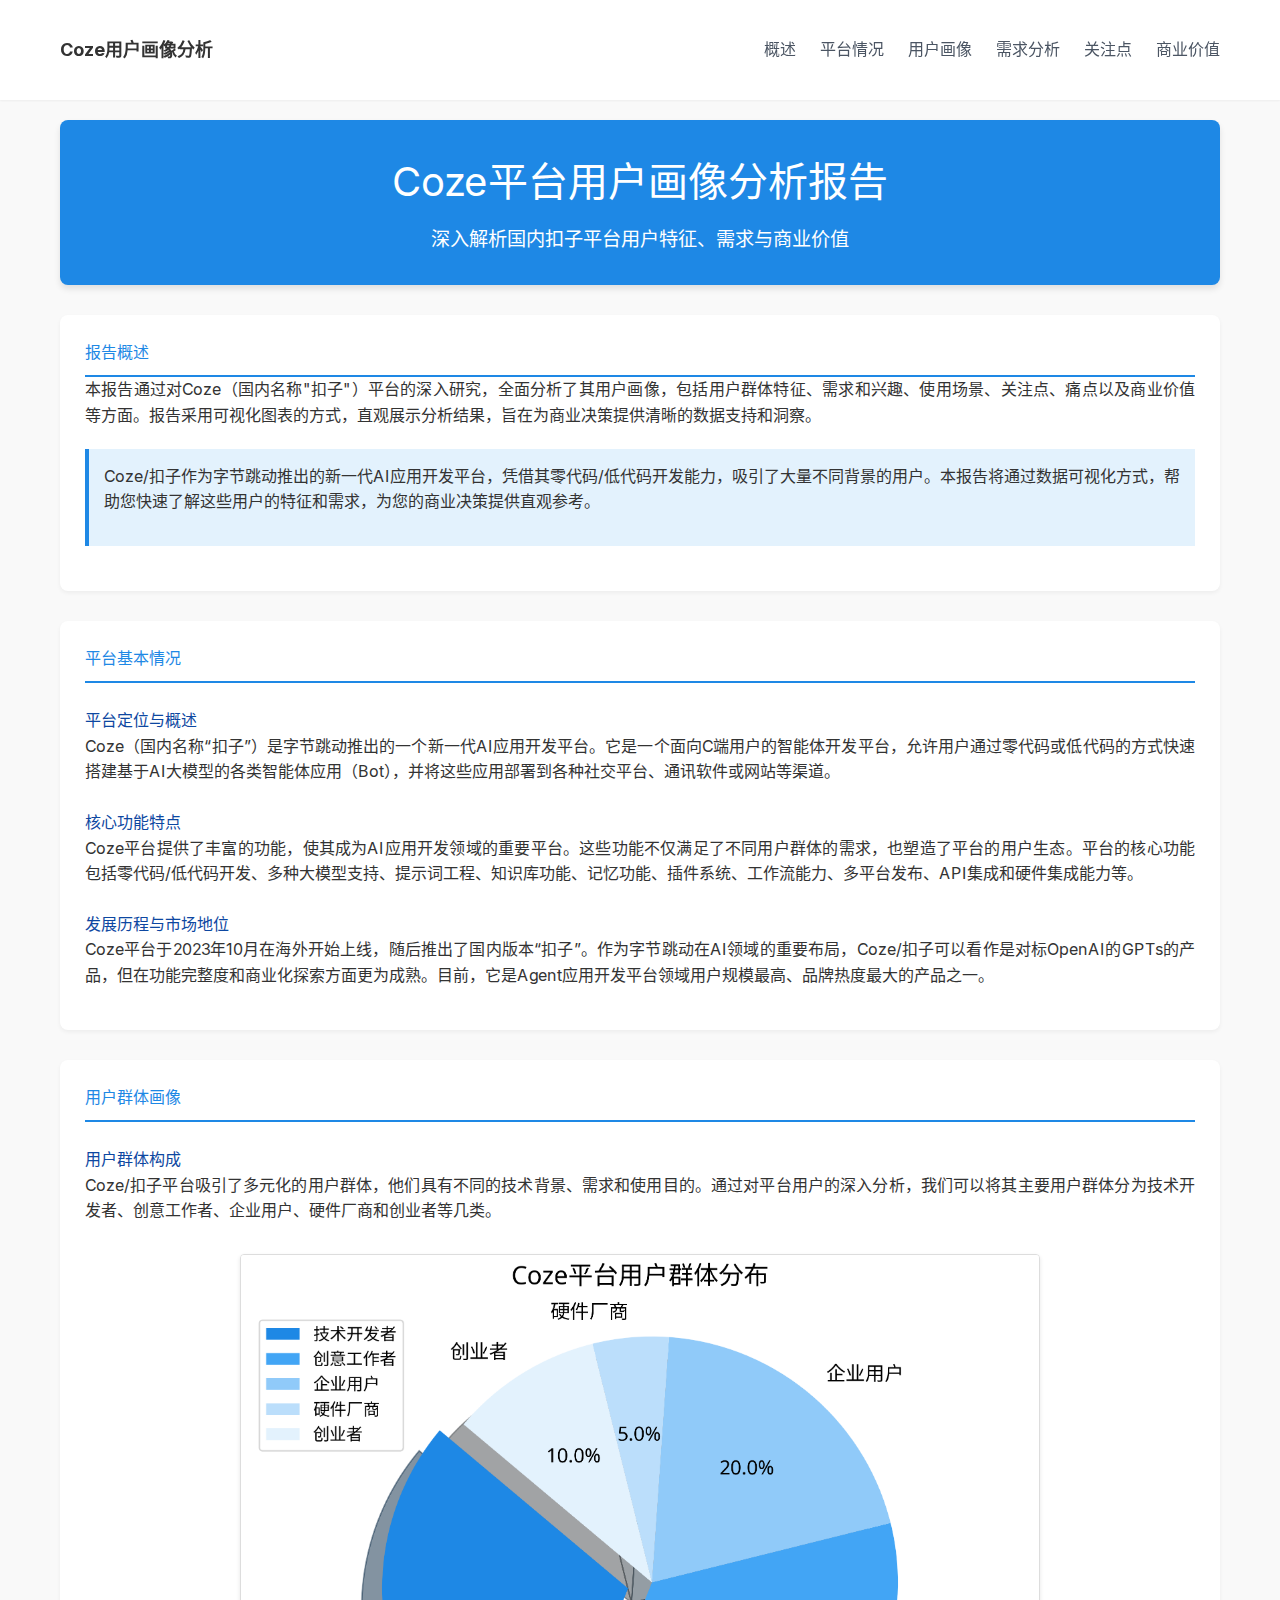
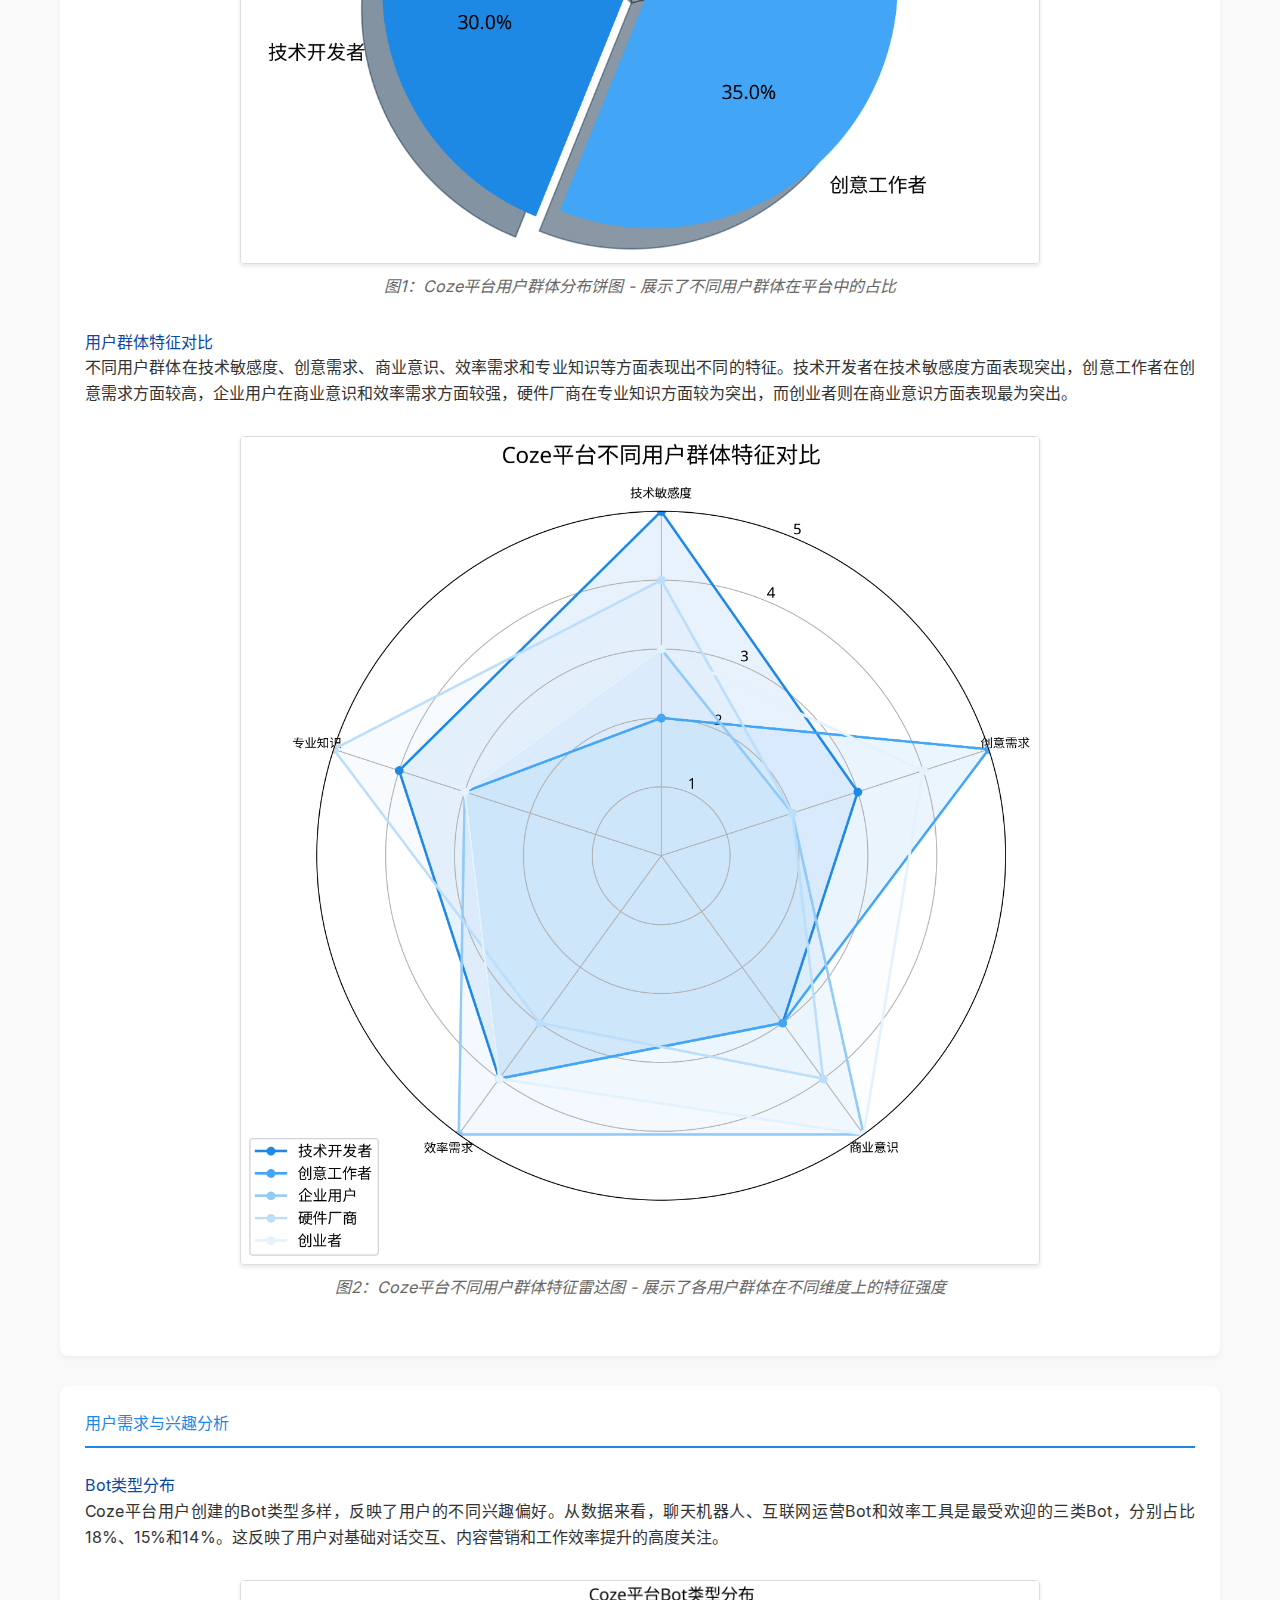
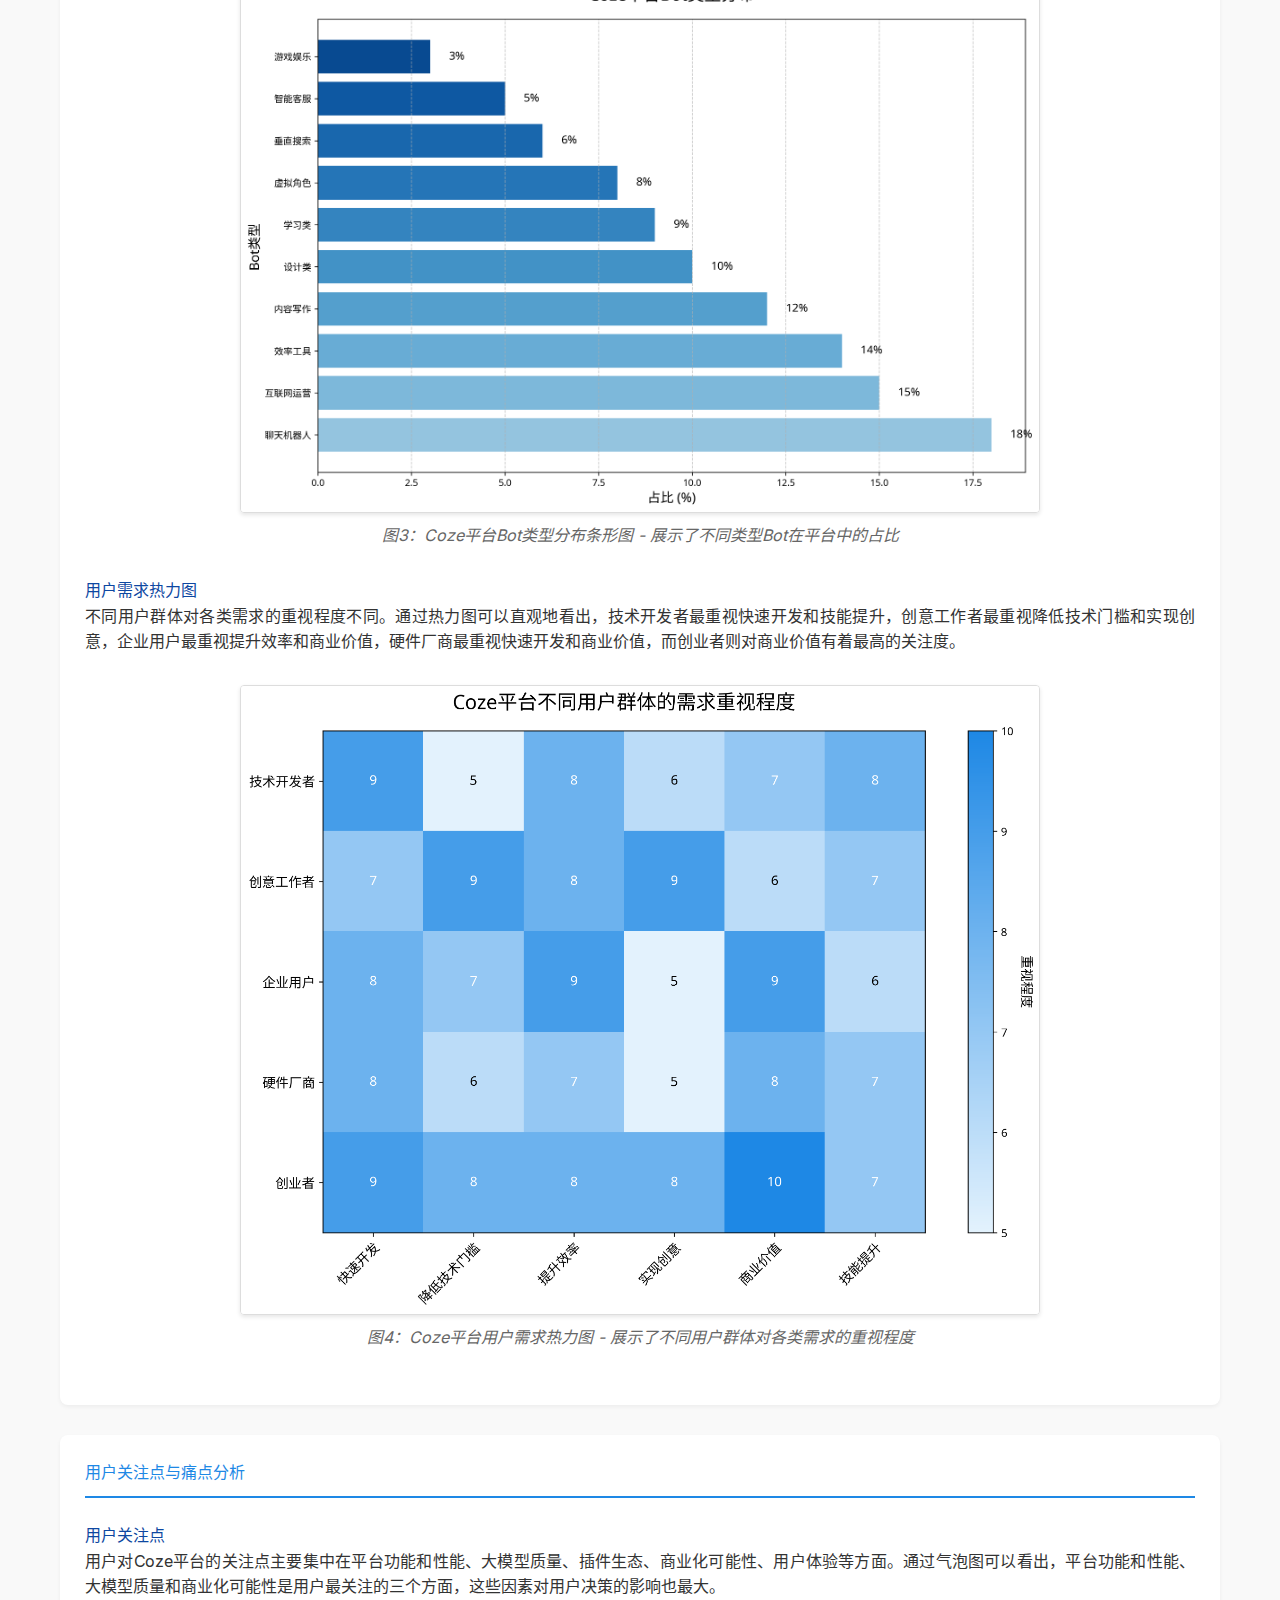
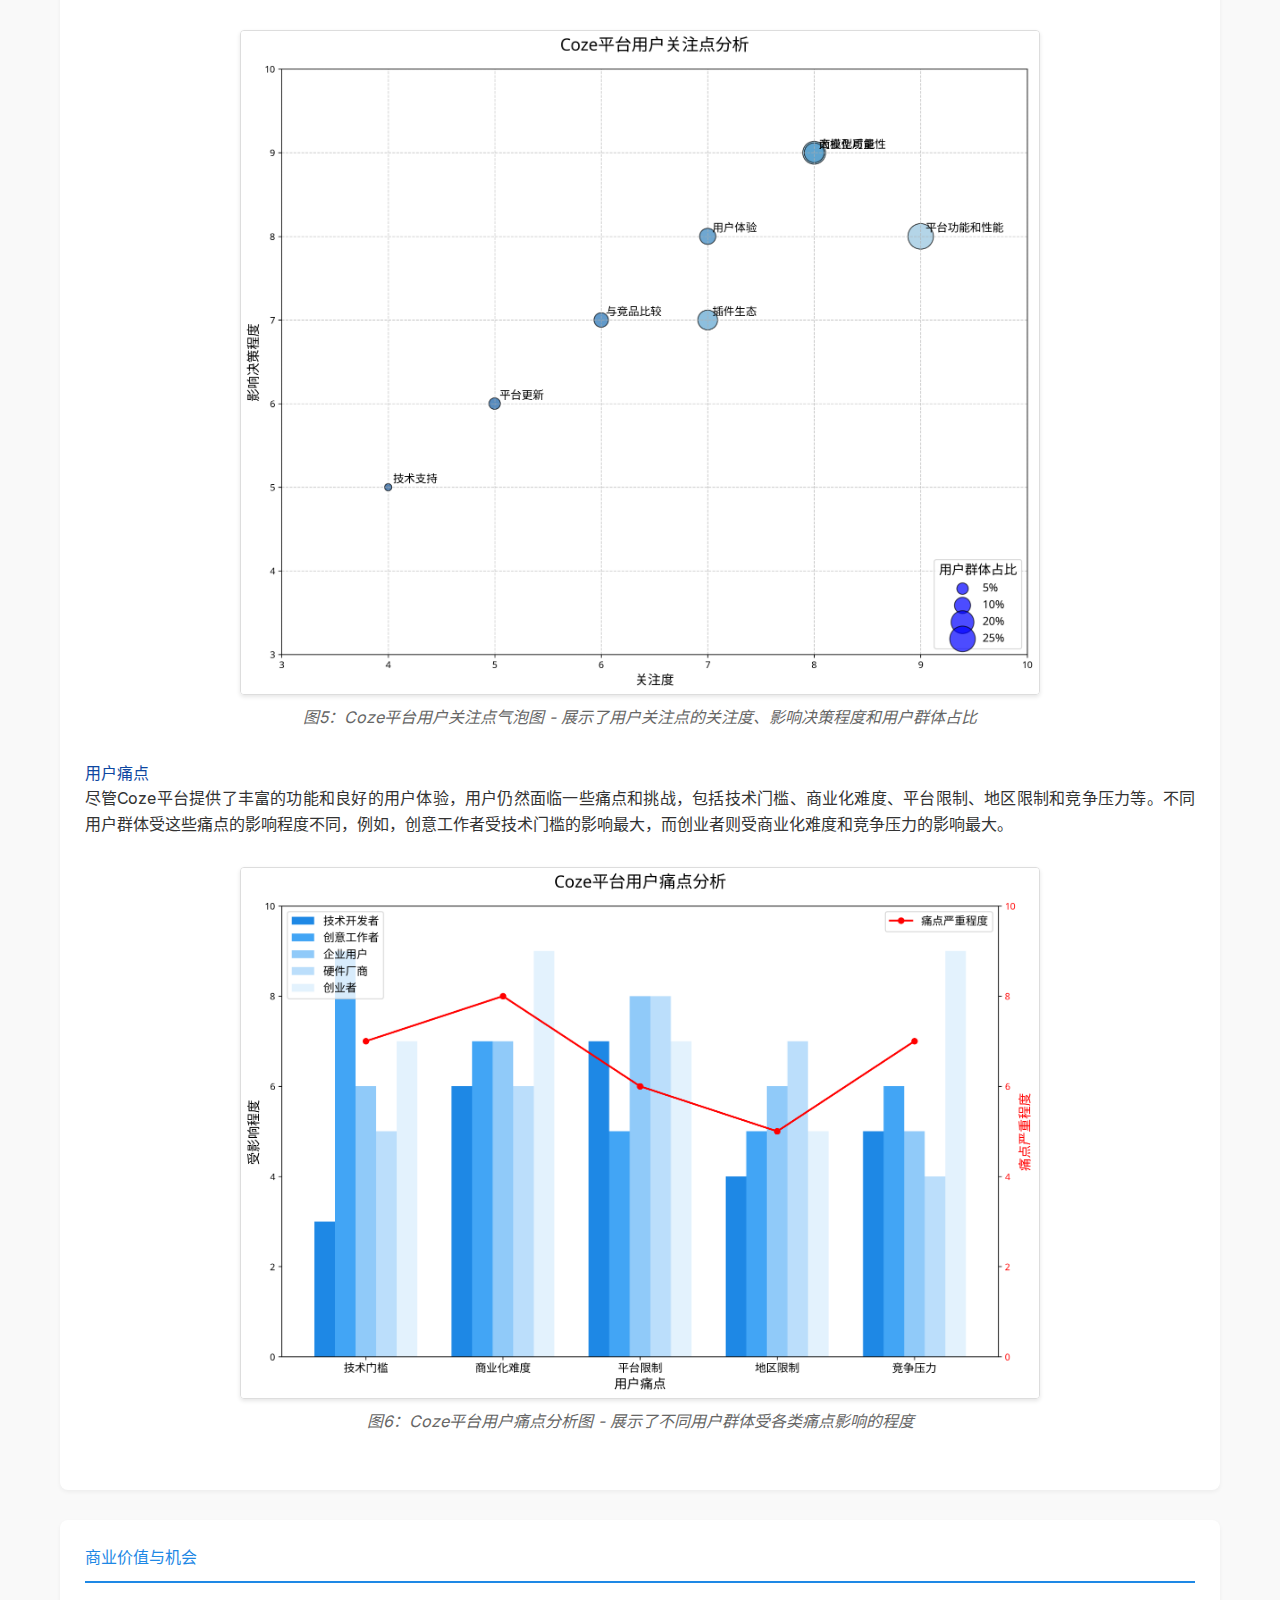
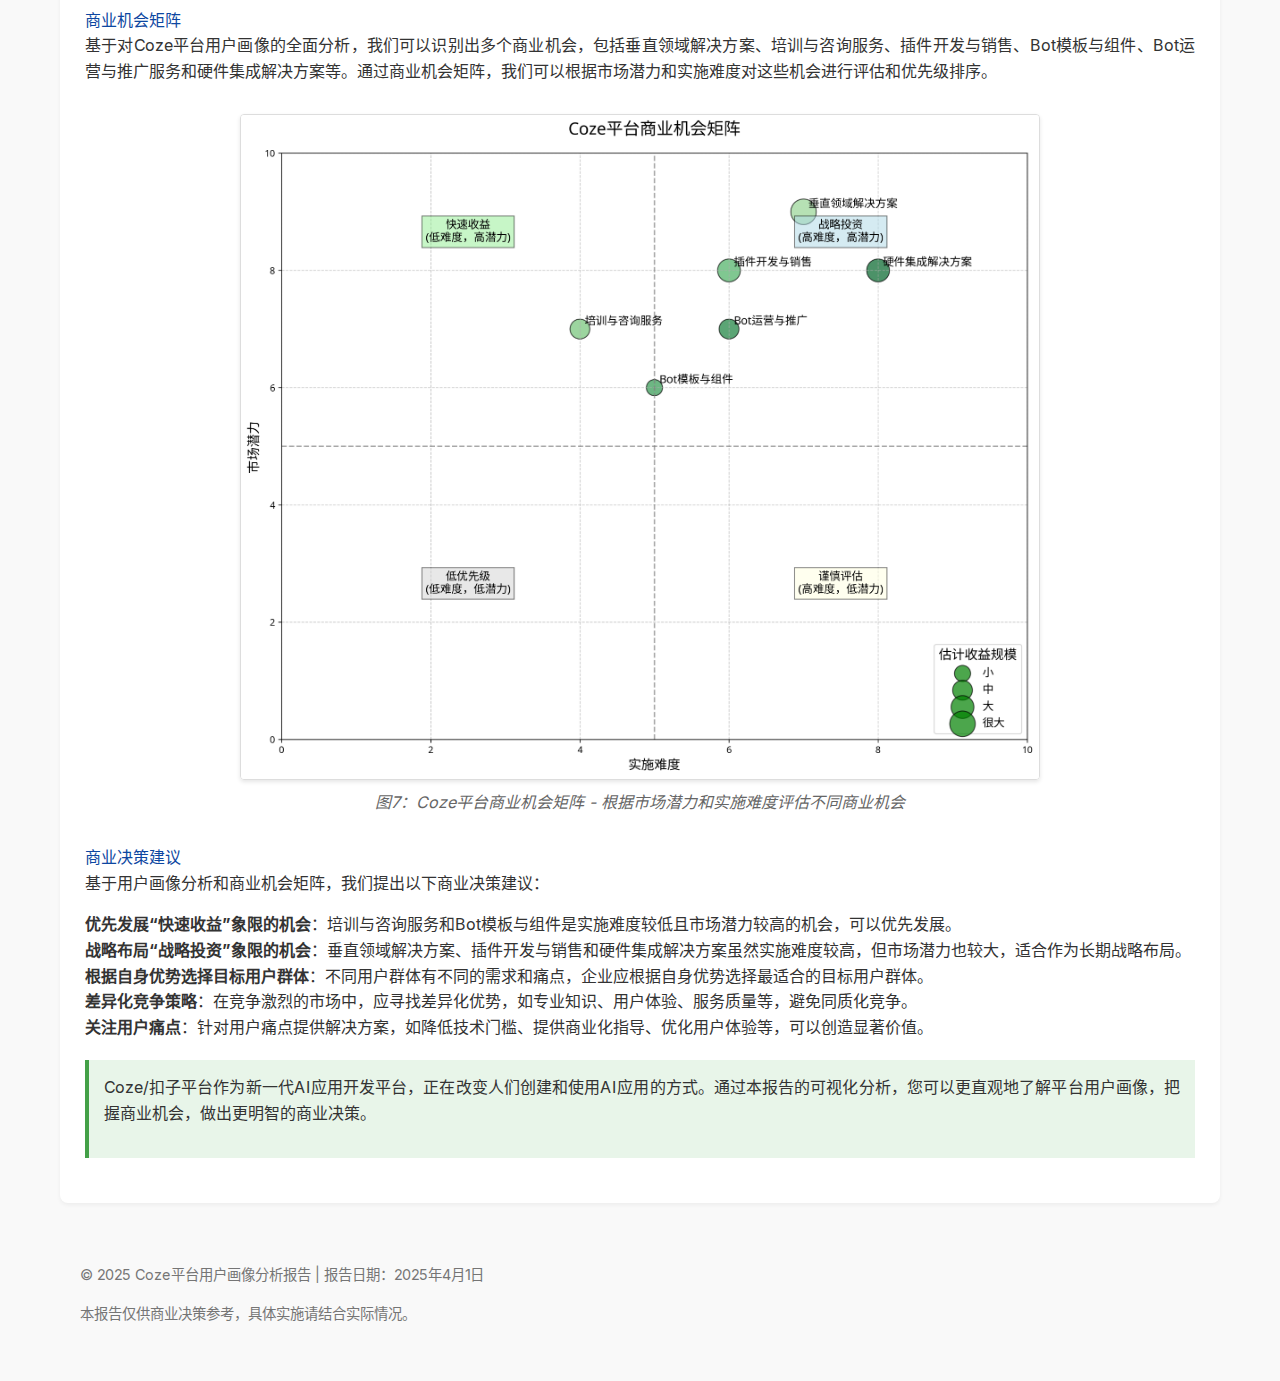
<file: index.html>
<!DOCTYPE html><html lang="zh-CN"><head><meta charSet="utf-8"/><meta name="viewport" content="width=device-width, initial-scale=1"/><link rel="preload" href="/_next/static/media/a34f9d1faa5f3315-s.p.woff2" as="font" crossorigin="" type="font/woff2"/><link rel="preload" as="image" href="/images/user_groups_pie.png"/><link rel="preload" as="image" href="/images/user_groups_radar.png"/><link rel="preload" as="image" href="/images/bot_types_bar.png"/><link rel="preload" as="image" href="/images/user_needs_heatmap.png"/><link rel="preload" as="image" href="/images/user_focus_bubble.png"/><link rel="preload" as="image" href="/images/user_pain_points.png"/><link rel="preload" as="image" href="/images/business_opportunity_matrix.png"/><link rel="stylesheet" href="/_next/static/css/29ff910cb3963547.css" data-precedence="next"/><link rel="preload" as="script" fetchPriority="low" href="/_next/static/chunks/webpack-61cbad9178851632.js"/><script src="/_next/static/chunks/ebe977ba-d647754c57af19fd.js" async=""></script><script src="/_next/static/chunks/411-eae42c920592eb8e.js" async=""></script><script src="/_next/static/chunks/main-app-1afdebd639c8f708.js" async=""></script><meta name="next-size-adjust" content=""/><title>Coze平台用户画像分析报告</title><meta name="description" content="深入解析国内扣子平台用户特征、需求与商业价值，为商业决策提供数据支持"/><link rel="icon" href="/favicon.ico" type="image/x-icon" sizes="16x16"/><script src="/_next/static/chunks/polyfills-42372ed130431b0a.js" noModule=""></script></head><body class="__className_d65c78"><nav class="bg-white shadow-sm py-4 sticky top-0 z-10"><div class="container mx-auto px-4 flex justify-between items-center"><div class="font-bold text-primary-color text-lg">Coze用户画像分析</div><div class="hidden md:flex space-x-6"><a href="#overview" class="text-gray-600 hover:text-primary-color">概述</a><a href="#platform" class="text-gray-600 hover:text-primary-color">平台情况</a><a href="#users" class="text-gray-600 hover:text-primary-color">用户画像</a><a href="#needs" class="text-gray-600 hover:text-primary-color">需求分析</a><a href="#focus" class="text-gray-600 hover:text-primary-color">关注点</a><a href="#business" class="text-gray-600 hover:text-primary-color">商业价值</a></div><div class="md:hidden"><button class="mobile-menu-button" aria-label="导航菜单"><svg class="w-6 h-6" fill="none" stroke="currentColor" viewBox="0 0 24 24" xmlns="http://www.w3.org/2000/svg"><path stroke-linecap="round" stroke-linejoin="round" stroke-width="2" d="M4 6h16M4 12h16M4 18h16"></path></svg></button><div class="mobile-menu hidden absolute top-16 right-0 left-0 bg-white shadow-md py-2"><a href="#overview" class="block px-4 py-2 text-gray-600 hover:bg-gray-100">概述</a><a href="#platform" class="block px-4 py-2 text-gray-600 hover:bg-gray-100">平台情况</a><a href="#users" class="block px-4 py-2 text-gray-600 hover:bg-gray-100">用户画像</a><a href="#needs" class="block px-4 py-2 text-gray-600 hover:bg-gray-100">需求分析</a><a href="#focus" class="block px-4 py-2 text-gray-600 hover:bg-gray-100">关注点</a><a href="#business" class="block px-4 py-2 text-gray-600 hover:bg-gray-100">商业价值</a></div></div></div></nav><div class="container"><header class="header"><h1>Coze平台用户画像分析报告</h1><div class="subtitle">深入解析国内扣子平台用户特征、需求与商业价值</div></header><section id="overview" class="section"><h2>报告概述</h2><p>本报告通过对Coze（国内名称&quot;扣子&quot;）平台的深入研究，全面分析了其用户画像，包括用户群体特征、需求和兴趣、使用场景、关注点、痛点以及商业价值等方面。报告采用可视化图表的方式，直观展示分析结果，旨在为商业决策提供清晰的数据支持和洞察。</p><div class="highlight"><p>Coze/扣子作为字节跳动推出的新一代AI应用开发平台，凭借其零代码/低代码开发能力，吸引了大量不同背景的用户。本报告将通过数据可视化方式，帮助您快速了解这些用户的特征和需求，为您的商业决策提供直观参考。</p></div></section><section id="platform" class="section"><h2>平台基本情况</h2><h3>平台定位与概述</h3><p>Coze（国内名称“扣子”）是字节跳动推出的一个新一代AI应用开发平台。它是一个面向C端用户的智能体开发平台，允许用户通过零代码或低代码的方式快速搭建基于AI大模型的各类智能体应用（Bot），并将这些应用部署到各种社交平台、通讯软件或网站等渠道。</p><h3>核心功能特点</h3><p>Coze平台提供了丰富的功能，使其成为AI应用开发领域的重要平台。这些功能不仅满足了不同用户群体的需求，也塑造了平台的用户生态。平台的核心功能包括零代码/低代码开发、多种大模型支持、提示词工程、知识库功能、记忆功能、插件系统、工作流能力、多平台发布、API集成和硬件集成能力等。</p><h3>发展历程与市场地位</h3><p>Coze平台于2023年10月在海外开始上线，随后推出了国内版本“扣子”。作为字节跳动在AI领域的重要布局，Coze/扣子可以看作是对标OpenAI的GPTs的产品，但在功能完整度和商业化探索方面更为成熟。目前，它是Agent应用开发平台领域用户规模最高、品牌热度最大的产品之一。</p></section><section id="users" class="section"><h2>用户群体画像</h2><h3>用户群体构成</h3><p>Coze/扣子平台吸引了多元化的用户群体，他们具有不同的技术背景、需求和使用目的。通过对平台用户的深入分析，我们可以将其主要用户群体分为技术开发者、创意工作者、企业用户、硬件厂商和创业者等几类。</p><div class="chart-container"><img src="/images/user_groups_pie.png" alt="Coze平台用户群体分布" class="chart"/><div class="chart-caption">图1：Coze平台用户群体分布饼图 - 展示了不同用户群体在平台中的占比</div></div><h3>用户群体特征对比</h3><p>不同用户群体在技术敏感度、创意需求、商业意识、效率需求和专业知识等方面表现出不同的特征。技术开发者在技术敏感度方面表现突出，创意工作者在创意需求方面较高，企业用户在商业意识和效率需求方面较强，硬件厂商在专业知识方面较为突出，而创业者则在商业意识方面表现最为突出。</p><div class="chart-container"><img src="/images/user_groups_radar.png" alt="Coze平台不同用户群体特征对比" class="chart"/><div class="chart-caption">图2：Coze平台不同用户群体特征雷达图 - 展示了各用户群体在不同维度上的特征强度</div></div></section><section id="needs" class="section"><h2>用户需求与兴趣分析</h2><h3>Bot类型分布</h3><p>Coze平台用户创建的Bot类型多样，反映了用户的不同兴趣偏好。从数据来看，聊天机器人、互联网运营Bot和效率工具是最受欢迎的三类Bot，分别占比18%、15%和14%。这反映了用户对基础对话交互、内容营销和工作效率提升的高度关注。</p><div class="chart-container"><img src="/images/bot_types_bar.png" alt="Coze平台Bot类型分布" class="chart"/><div class="chart-caption">图3：Coze平台Bot类型分布条形图 - 展示了不同类型Bot在平台中的占比</div></div><h3>用户需求热力图</h3><p>不同用户群体对各类需求的重视程度不同。通过热力图可以直观地看出，技术开发者最重视快速开发和技能提升，创意工作者最重视降低技术门槛和实现创意，企业用户最重视提升效率和商业价值，硬件厂商最重视快速开发和商业价值，而创业者则对商业价值有着最高的关注度。</p><div class="chart-container"><img src="/images/user_needs_heatmap.png" alt="Coze平台不同用户群体的需求重视程度" class="chart"/><div class="chart-caption">图4：Coze平台用户需求热力图 - 展示了不同用户群体对各类需求的重视程度</div></div></section><section id="focus" class="section"><h2>用户关注点与痛点分析</h2><h3>用户关注点</h3><p>用户对Coze平台的关注点主要集中在平台功能和性能、大模型质量、插件生态、商业化可能性、用户体验等方面。通过气泡图可以看出，平台功能和性能、大模型质量和商业化可能性是用户最关注的三个方面，这些因素对用户决策的影响也最大。</p><div class="chart-container"><img src="/images/user_focus_bubble.png" alt="Coze平台用户关注点分析" class="chart"/><div class="chart-caption">图5：Coze平台用户关注点气泡图 - 展示了用户关注点的关注度、影响决策程度和用户群体占比</div></div><h3>用户痛点</h3><p>尽管Coze平台提供了丰富的功能和良好的用户体验，用户仍然面临一些痛点和挑战，包括技术门槛、商业化难度、平台限制、地区限制和竞争压力等。不同用户群体受这些痛点的影响程度不同，例如，创意工作者受技术门槛的影响最大，而创业者则受商业化难度和竞争压力的影响最大。</p><div class="chart-container"><img src="/images/user_pain_points.png" alt="Coze平台用户痛点分析" class="chart"/><div class="chart-caption">图6：Coze平台用户痛点分析图 - 展示了不同用户群体受各类痛点影响的程度</div></div></section><section id="business" class="section"><h2>商业价值与机会</h2><h3>商业机会矩阵</h3><p>基于对Coze平台用户画像的全面分析，我们可以识别出多个商业机会，包括垂直领域解决方案、培训与咨询服务、插件开发与销售、Bot模板与组件、Bot运营与推广服务和硬件集成解决方案等。通过商业机会矩阵，我们可以根据市场潜力和实施难度对这些机会进行评估和优先级排序。</p><div class="chart-container"><img src="/images/business_opportunity_matrix.png" alt="Coze平台商业机会矩阵" class="chart"/><div class="chart-caption">图7：Coze平台商业机会矩阵 - 根据市场潜力和实施难度评估不同商业机会</div></div><h3>商业决策建议</h3><p>基于用户画像分析和商业机会矩阵，我们提出以下商业决策建议：</p><ol><li><strong>优先发展“快速收益”象限的机会</strong>：培训与咨询服务和Bot模板与组件是实施难度较低且市场潜力较高的机会，可以优先发展。</li><li><strong>战略布局“战略投资”象限的机会</strong>：垂直领域解决方案、插件开发与销售和硬件集成解决方案虽然实施难度较高，但市场潜力也较大，适合作为长期战略布局。</li><li><strong>根据自身优势选择目标用户群体</strong>：不同用户群体有不同的需求和痛点，企业应根据自身优势选择最适合的目标用户群体。</li><li><strong>差异化竞争策略</strong>：在竞争激烈的市场中，应寻找差异化优势，如专业知识、用户体验、服务质量等，避免同质化竞争。</li><li><strong>关注用户痛点</strong>：针对用户痛点提供解决方案，如降低技术门槛、提供商业化指导、优化用户体验等，可以创造显著价值。</li></ol><div class="highlight conclusion"><p>Coze/扣子平台作为新一代AI应用开发平台，正在改变人们创建和使用AI应用的方式。通过本报告的可视化分析，您可以更直观地了解平台用户画像，把握商业机会，做出更明智的商业决策。</p></div></section><footer><p>© 2025 Coze平台用户画像分析报告 | 报告日期：2025年4月1日</p><p>本报告仅供商业决策参考，具体实施请结合实际情况。</p></footer></div><script>
            document.addEventListener('DOMContentLoaded', function() {
              const mobileMenuButton = document.querySelector('.mobile-menu-button');
              const mobileMenu = document.querySelector('.mobile-menu');
              
              if (mobileMenuButton && mobileMenu) {
                mobileMenuButton.addEventListener('click', function() {
                  mobileMenu.classList.toggle('hidden');
                });
                
                // 点击菜单项后关闭菜单
                const menuItems = mobileMenu.querySelectorAll('a');
                menuItems.forEach(item => {
                  item.addEventListener('click', function() {
                    mobileMenu.classList.add('hidden');
                  });
                });
              }
            });
          </script><script src="/_next/static/chunks/webpack-61cbad9178851632.js" async=""></script><script>(self.__next_f=self.__next_f||[]).push([0])</script><script>self.__next_f.push([1,"1:\"$Sreact.fragment\"\n2:I[9729,[],\"\"]\n3:I[9829,[],\"\"]\n4:I[5358,[],\"OutletBoundary\"]\n6:I[5358,[],\"MetadataBoundary\"]\n8:I[5358,[],\"ViewportBoundary\"]\na:I[672,[],\"\"]\n:HL[\"/_next/static/media/a34f9d1faa5f3315-s.p.woff2\",\"font\",{\"crossOrigin\":\"\",\"type\":\"font/woff2\"}]\n:HL[\"/_next/static/css/29ff910cb3963547.css\",\"style\"]\n"])</script><script>self.__next_f.push([1,"0:{\"P\":null,\"b\":\"QjCYAfEIC2L7ioZGLR4qc\",\"p\":\"\",\"c\":[\"\",\"\"],\"i\":false,\"f\":[[[\"\",{\"children\":[\"__PAGE__\",{}]},\"$undefined\",\"$undefined\",true],[\"\",[\"$\",\"$1\",\"c\",{\"children\":[[[\"$\",\"link\",\"0\",{\"rel\":\"stylesheet\",\"href\":\"/_next/static/css/29ff910cb3963547.css\",\"precedence\":\"next\",\"crossOrigin\":\"$undefined\",\"nonce\":\"$undefined\"}]],[\"$\",\"html\",null,{\"lang\":\"zh-CN\",\"children\":[\"$\",\"body\",null,{\"className\":\"__className_d65c78\",\"children\":[[\"$\",\"nav\",null,{\"className\":\"bg-white shadow-sm py-4 sticky top-0 z-10\",\"children\":[\"$\",\"div\",null,{\"className\":\"container mx-auto px-4 flex justify-between items-center\",\"children\":[[\"$\",\"div\",null,{\"className\":\"font-bold text-primary-color text-lg\",\"children\":\"Coze用户画像分析\"}],[\"$\",\"div\",null,{\"className\":\"hidden md:flex space-x-6\",\"children\":[[\"$\",\"a\",null,{\"href\":\"#overview\",\"className\":\"text-gray-600 hover:text-primary-color\",\"children\":\"概述\"}],[\"$\",\"a\",null,{\"href\":\"#platform\",\"className\":\"text-gray-600 hover:text-primary-color\",\"children\":\"平台情况\"}],[\"$\",\"a\",null,{\"href\":\"#users\",\"className\":\"text-gray-600 hover:text-primary-color\",\"children\":\"用户画像\"}],[\"$\",\"a\",null,{\"href\":\"#needs\",\"className\":\"text-gray-600 hover:text-primary-color\",\"children\":\"需求分析\"}],[\"$\",\"a\",null,{\"href\":\"#focus\",\"className\":\"text-gray-600 hover:text-primary-color\",\"children\":\"关注点\"}],[\"$\",\"a\",null,{\"href\":\"#business\",\"className\":\"text-gray-600 hover:text-primary-color\",\"children\":\"商业价值\"}]]}],[\"$\",\"div\",null,{\"className\":\"md:hidden\",\"children\":[[\"$\",\"button\",null,{\"className\":\"mobile-menu-button\",\"aria-label\":\"导航菜单\",\"children\":[\"$\",\"svg\",null,{\"className\":\"w-6 h-6\",\"fill\":\"none\",\"stroke\":\"currentColor\",\"viewBox\":\"0 0 24 24\",\"xmlns\":\"http://www.w3.org/2000/svg\",\"children\":[\"$\",\"path\",null,{\"strokeLinecap\":\"round\",\"strokeLinejoin\":\"round\",\"strokeWidth\":\"2\",\"d\":\"M4 6h16M4 12h16M4 18h16\"}]}]}],[\"$\",\"div\",null,{\"className\":\"mobile-menu hidden absolute top-16 right-0 left-0 bg-white shadow-md py-2\",\"children\":[[\"$\",\"a\",null,{\"href\":\"#overview\",\"className\":\"block px-4 py-2 text-gray-600 hover:bg-gray-100\",\"children\":\"概述\"}],[\"$\",\"a\",null,{\"href\":\"#platform\",\"className\":\"block px-4 py-2 text-gray-600 hover:bg-gray-100\",\"children\":\"平台情况\"}],[\"$\",\"a\",null,{\"href\":\"#users\",\"className\":\"block px-4 py-2 text-gray-600 hover:bg-gray-100\",\"children\":\"用户画像\"}],[\"$\",\"a\",null,{\"href\":\"#needs\",\"className\":\"block px-4 py-2 text-gray-600 hover:bg-gray-100\",\"children\":\"需求分析\"}],[\"$\",\"a\",null,{\"href\":\"#focus\",\"className\":\"block px-4 py-2 text-gray-600 hover:bg-gray-100\",\"children\":\"关注点\"}],[\"$\",\"a\",null,{\"href\":\"#business\",\"className\":\"block px-4 py-2 text-gray-600 hover:bg-gray-100\",\"children\":\"商业价值\"}]]}]]}]]}]}],[\"$\",\"$L2\",null,{\"parallelRouterKey\":\"children\",\"segmentPath\":[\"children\"],\"error\":\"$undefined\",\"errorStyles\":\"$undefined\",\"errorScripts\":\"$undefined\",\"template\":[\"$\",\"$L3\",null,{}],\"templateStyles\":\"$undefined\",\"templateScripts\":\"$undefined\",\"notFound\":[[],[[\"$\",\"title\",null,{\"children\":\"404: This page could not be found.\"}],[\"$\",\"div\",null,{\"style\":{\"fontFamily\":\"system-ui,\\\"Segoe UI\\\",Roboto,Helvetica,Arial,sans-serif,\\\"Apple Color Emoji\\\",\\\"Segoe UI Emoji\\\"\",\"height\":\"100vh\",\"textAlign\":\"center\",\"display\":\"flex\",\"flexDirection\":\"column\",\"alignItems\":\"center\",\"justifyContent\":\"center\"},\"children\":[\"$\",\"div\",null,{\"children\":[[\"$\",\"style\",null,{\"dangerouslySetInnerHTML\":{\"__html\":\"body{color:#000;background:#fff;margin:0}.next-error-h1{border-right:1px solid rgba(0,0,0,.3)}@media (prefers-color-scheme:dark){body{color:#fff;background:#000}.next-error-h1{border-right:1px solid rgba(255,255,255,.3)}}\"}}],[\"$\",\"h1\",null,{\"className\":\"next-error-h1\",\"style\":{\"display\":\"inline-block\",\"margin\":\"0 20px 0 0\",\"padding\":\"0 23px 0 0\",\"fontSize\":24,\"fontWeight\":500,\"verticalAlign\":\"top\",\"lineHeight\":\"49px\"},\"children\":404}],[\"$\",\"div\",null,{\"style\":{\"display\":\"inline-block\"},\"children\":[\"$\",\"h2\",null,{\"style\":{\"fontSize\":14,\"fontWeight\":400,\"lineHeight\":\"49px\",\"margin\":0},\"children\":\"This page could not be found.\"}]}]]}]}]]],\"forbidden\":\"$undefined\",\"unauthorized\":\"$undefined\"}],[\"$\",\"script\",null,{\"dangerouslySetInnerHTML\":{\"__html\":\"\\n            document.addEventListener('DOMContentLoaded', function() {\\n              const mobileMenuButton = document.querySelector('.mobile-menu-button');\\n              const mobileMenu = document.querySelector('.mobile-menu');\\n              \\n              if (mobileMenuButton \u0026\u0026 mobileMenu) {\\n                mobileMenuButton.addEventListener('click', function() {\\n                  mobileMenu.classList.toggle('hidden');\\n                });\\n                \\n                // 点击菜单项后关闭菜单\\n                const menuItems = mobileMenu.querySelectorAll('a');\\n                menuItems.forEach(item =\u003e {\\n                  item.addEventListener('click', function() {\\n                    mobileMenu.classList.add('hidden');\\n                  });\\n                });\\n              }\\n            });\\n          \"}}]]}]}]]}],{\"children\":[\"__PAGE__\",[\"$\",\"$1\",\"c\",{\"children\":[[\"$\",\"div\",null,{\"className\":\"container\",\"children\":[[\"$\",\"header\",null,{\"className\":\"header\",\"children\":[[\"$\",\"h1\",null,{\"children\":\"Coze平台用户画像分析报告\"}],[\"$\",\"div\",null,{\"className\":\"subtitle\",\"children\":\"深入解析国内扣子平台用户特征、需求与商业价值\"}]]}],[\"$\",\"section\",null,{\"id\":\"overview\",\"className\":\"section\",\"children\":[[\"$\",\"h2\",null,{\"children\":\"报告概述\"}],[\"$\",\"p\",null,{\"children\":\"本报告通过对Coze（国内名称\\\"扣子\\\"）平台的深入研究，全面分析了其用户画像，包括用户群体特征、需求和兴趣、使用场景、关注点、痛点以及商业价值等方面。报告采用可视化图表的方式，直观展示分析结果，旨在为商业决策提供清晰的数据支持和洞察。\"}],[\"$\",\"div\",null,{\"className\":\"highlight\",\"children\":[\"$\",\"p\",null,{\"children\":\"Coze/扣子作为字节跳动推出的新一代AI应用开发平台，凭借其零代码/低代码开发能力，吸引了大量不同背景的用户。本报告将通过数据可视化方式，帮助您快速了解这些用户的特征和需求，为您的商业决策提供直观参考。\"}]}]]}],[\"$\",\"section\",null,{\"id\":\"platform\",\"className\":\"section\",\"children\":[[\"$\",\"h2\",null,{\"children\":\"平台基本情况\"}],[\"$\",\"h3\",null,{\"children\":\"平台定位与概述\"}],[\"$\",\"p\",null,{\"children\":\"Coze（国内名称“扣子”）是字节跳动推出的一个新一代AI应用开发平台。它是一个面向C端用户的智能体开发平台，允许用户通过零代码或低代码的方式快速搭建基于AI大模型的各类智能体应用（Bot），并将这些应用部署到各种社交平台、通讯软件或网站等渠道。\"}],[\"$\",\"h3\",null,{\"children\":\"核心功能特点\"}],[\"$\",\"p\",null,{\"children\":\"Coze平台提供了丰富的功能，使其成为AI应用开发领域的重要平台。这些功能不仅满足了不同用户群体的需求，也塑造了平台的用户生态。平台的核心功能包括零代码/低代码开发、多种大模型支持、提示词工程、知识库功能、记忆功能、插件系统、工作流能力、多平台发布、API集成和硬件集成能力等。\"}],[\"$\",\"h3\",null,{\"children\":\"发展历程与市场地位\"}],[\"$\",\"p\",null,{\"children\":\"Coze平台于2023年10月在海外开始上线，随后推出了国内版本“扣子”。作为字节跳动在AI领域的重要布局，Coze/扣子可以看作是对标OpenAI的GPTs的产品，但在功能完整度和商业化探索方面更为成熟。目前，它是Agent应用开发平台领域用户规模最高、品牌热度最大的产品之一。\"}]]}],[\"$\",\"section\",null,{\"id\":\"users\",\"className\":\"section\",\"children\":[[\"$\",\"h2\",null,{\"children\":\"用户群体画像\"}],[\"$\",\"h3\",null,{\"children\":\"用户群体构成\"}],[\"$\",\"p\",null,{\"children\":\"Coze/扣子平台吸引了多元化的用户群体，他们具有不同的技术背景、需求和使用目的。通过对平台用户的深入分析，我们可以将其主要用户群体分为技术开发者、创意工作者、企业用户、硬件厂商和创业者等几类。\"}],[\"$\",\"div\",null,{\"className\":\"chart-container\",\"children\":[[\"$\",\"img\",null,{\"src\":\"/images/user_groups_pie.png\",\"alt\":\"Coze平台用户群体分布\",\"className\":\"chart\"}],[\"$\",\"div\",null,{\"className\":\"chart-caption\",\"children\":\"图1：Coze平台用户群体分布饼图 - 展示了不同用户群体在平台中的占比\"}]]}],[\"$\",\"h3\",null,{\"children\":\"用户群体特征对比\"}],[\"$\",\"p\",null,{\"children\":\"不同用户群体在技术敏感度、创意需求、商业意识、效率需求和专业知识等方面表现出不同的特征。技术开发者在技术敏感度方面表现突出，创意工作者在创意需求方面较高，企业用户在商业意识和效率需求方面较强，硬件厂商在专业知识方面较为突出，而创业者则在商业意识方面表现最为突出。\"}],[\"$\",\"div\",null,{\"className\":\"chart-container\",\"children\":[[\"$\",\"img\",null,{\"src\":\"/images/user_groups_radar.png\",\"alt\":\"Coze平台不同用户群体特征对比\",\"className\":\"chart\"}],[\"$\",\"div\",null,{\"className\":\"chart-caption\",\"children\":\"图2：Coze平台不同用户群体特征雷达图 - 展示了各用户群体在不同维度上的特征强度\"}]]}]]}],[\"$\",\"section\",null,{\"id\":\"needs\",\"className\":\"section\",\"children\":[[\"$\",\"h2\",null,{\"children\":\"用户需求与兴趣分析\"}],[\"$\",\"h3\",null,{\"children\":\"Bot类型分布\"}],[\"$\",\"p\",null,{\"children\":\"Coze平台用户创建的Bot类型多样，反映了用户的不同兴趣偏好。从数据来看，聊天机器人、互联网运营Bot和效率工具是最受欢迎的三类Bot，分别占比18%、15%和14%。这反映了用户对基础对话交互、内容营销和工作效率提升的高度关注。\"}],[\"$\",\"div\",null,{\"className\":\"chart-container\",\"children\":[[\"$\",\"img\",null,{\"src\":\"/images/bot_types_bar.png\",\"alt\":\"Coze平台Bot类型分布\",\"className\":\"chart\"}],[\"$\",\"div\",null,{\"className\":\"chart-caption\",\"children\":\"图3：Coze平台Bot类型分布条形图 - 展示了不同类型Bot在平台中的占比\"}]]}],[\"$\",\"h3\",null,{\"children\":\"用户需求热力图\"}],[\"$\",\"p\",null,{\"children\":\"不同用户群体对各类需求的重视程度不同。通过热力图可以直观地看出，技术开发者最重视快速开发和技能提升，创意工作者最重视降低技术门槛和实现创意，企业用户最重视提升效率和商业价值，硬件厂商最重视快速开发和商业价值，而创业者则对商业价值有着最高的关注度。\"}],[\"$\",\"div\",null,{\"className\":\"chart-container\",\"children\":[[\"$\",\"img\",null,{\"src\":\"/images/user_needs_heatmap.png\",\"alt\":\"Coze平台不同用户群体的需求重视程度\",\"className\":\"chart\"}],[\"$\",\"div\",null,{\"className\":\"chart-caption\",\"children\":\"图4：Coze平台用户需求热力图 - 展示了不同用户群体对各类需求的重视程度\"}]]}]]}],[\"$\",\"section\",null,{\"id\":\"focus\",\"className\":\"section\",\"children\":[[\"$\",\"h2\",null,{\"children\":\"用户关注点与痛点分析\"}],[\"$\",\"h3\",null,{\"children\":\"用户关注点\"}],[\"$\",\"p\",null,{\"children\":\"用户对Coze平台的关注点主要集中在平台功能和性能、大模型质量、插件生态、商业化可能性、用户体验等方面。通过气泡图可以看出，平台功能和性能、大模型质量和商业化可能性是用户最关注的三个方面，这些因素对用户决策的影响也最大。\"}],[\"$\",\"div\",null,{\"className\":\"chart-container\",\"children\":[[\"$\",\"img\",null,{\"src\":\"/images/user_focus_bubble.png\",\"alt\":\"Coze平台用户关注点分析\",\"className\":\"chart\"}],[\"$\",\"div\",null,{\"className\":\"chart-caption\",\"children\":\"图5：Coze平台用户关注点气泡图 - 展示了用户关注点的关注度、影响决策程度和用户群体占比\"}]]}],[\"$\",\"h3\",null,{\"children\":\"用户痛点\"}],[\"$\",\"p\",null,{\"children\":\"尽管Coze平台提供了丰富的功能和良好的用户体验，用户仍然面临一些痛点和挑战，包括技术门槛、商业化难度、平台限制、地区限制和竞争压力等。不同用户群体受这些痛点的影响程度不同，例如，创意工作者受技术门槛的影响最大，而创业者则受商业化难度和竞争压力的影响最大。\"}],[\"$\",\"div\",null,{\"className\":\"chart-container\",\"children\":[[\"$\",\"img\",null,{\"src\":\"/images/user_pain_points.png\",\"alt\":\"Coze平台用户痛点分析\",\"className\":\"chart\"}],[\"$\",\"div\",null,{\"className\":\"chart-caption\",\"children\":\"图6：Coze平台用户痛点分析图 - 展示了不同用户群体受各类痛点影响的程度\"}]]}]]}],[\"$\",\"section\",null,{\"id\":\"business\",\"className\":\"section\",\"children\":[[\"$\",\"h2\",null,{\"children\":\"商业价值与机会\"}],[\"$\",\"h3\",null,{\"children\":\"商业机会矩阵\"}],[\"$\",\"p\",null,{\"children\":\"基于对Coze平台用户画像的全面分析，我们可以识别出多个商业机会，包括垂直领域解决方案、培训与咨询服务、插件开发与销售、Bot模板与组件、Bot运营与推广服务和硬件集成解决方案等。通过商业机会矩阵，我们可以根据市场潜力和实施难度对这些机会进行评估和优先级排序。\"}],[\"$\",\"div\",null,{\"className\":\"chart-container\",\"children\":[[\"$\",\"img\",null,{\"src\":\"/images/business_opportunity_matrix.png\",\"alt\":\"Coze平台商业机会矩阵\",\"className\":\"chart\"}],[\"$\",\"div\",null,{\"className\":\"chart-caption\",\"children\":\"图7：Coze平台商业机会矩阵 - 根据市场潜力和实施难度评估不同商业机会\"}]]}],[\"$\",\"h3\",null,{\"children\":\"商业决策建议\"}],[\"$\",\"p\",null,{\"children\":\"基于用户画像分析和商业机会矩阵，我们提出以下商业决策建议：\"}],[\"$\",\"ol\",null,{\"children\":[[\"$\",\"li\",null,{\"children\":[[\"$\",\"strong\",null,{\"children\":\"优先发展“快速收益”象限的机会\"}],\"：培训与咨询服务和Bot模板与组件是实施难度较低且市场潜力较高的机会，可以优先发展。\"]}],[\"$\",\"li\",null,{\"children\":[[\"$\",\"strong\",null,{\"children\":\"战略布局“战略投资”象限的机会\"}],\"：垂直领域解决方案、插件开发与销售和硬件集成解决方案虽然实施难度较高，但市场潜力也较大，适合作为长期战略布局。\"]}],[\"$\",\"li\",null,{\"children\":[[\"$\",\"strong\",null,{\"children\":\"根据自身优势选择目标用户群体\"}],\"：不同用户群体有不同的需求和痛点，企业应根据自身优势选择最适合的目标用户群体。\"]}],[\"$\",\"li\",null,{\"children\":[[\"$\",\"strong\",null,{\"children\":\"差异化竞争策略\"}],\"：在竞争激烈的市场中，应寻找差异化优势，如专业知识、用户体验、服务质量等，避免同质化竞争。\"]}],[\"$\",\"li\",null,{\"children\":[[\"$\",\"strong\",null,{\"children\":\"关注用户痛点\"}],\"：针对用户痛点提供解决方案，如降低技术门槛、提供商业化指导、优化用户体验等，可以创造显著价值。\"]}]]}],[\"$\",\"div\",null,{\"className\":\"highlight conclusion\",\"children\":[\"$\",\"p\",null,{\"children\":\"Coze/扣子平台作为新一代AI应用开发平台，正在改变人们创建和使用AI应用的方式。通过本报告的可视化分析，您可以更直观地了解平台用户画像，把握商业机会，做出更明智的商业决策。\"}]}]]}],[\"$\",\"footer\",null,{\"children\":[[\"$\",\"p\",null,{\"children\":\"© 2025 Coze平台用户画像分析报告 | 报告日期：2025年4月1日\"}],[\"$\",\"p\",null,{\"children\":\"本报告仅供商业决策参考，具体实施请结合实际情况。\"}]]}]]}],null,[\"$\",\"$L4\",null,{\"children\":\"$L5\"}]]}],{},null,false]},null,false],[\"$\",\"$1\",\"h\",{\"children\":[null,[\"$\",\"$1\",\"bd9DMlPJxuymti_PKuHIx\",{\"children\":[[\"$\",\"$L6\",null,{\"children\":\"$L7\"}],[\"$\",\"$L8\",null,{\"children\":\"$L9\"}],[\"$\",\"meta\",null,{\"name\":\"next-size-adjust\",\"content\":\"\"}]]}]]}],false]],\"m\":\"$undefined\",\"G\":[\"$a\",\"$undefined\"],\"s\":false,\"S\":true}\n"])</script><script>self.__next_f.push([1,"9:[[\"$\",\"meta\",\"0\",{\"name\":\"viewport\",\"content\":\"width=device-width, initial-scale=1\"}]]\n7:[[\"$\",\"meta\",\"0\",{\"charSet\":\"utf-8\"}],[\"$\",\"title\",\"1\",{\"children\":\"Coze平台用户画像分析报告\"}],[\"$\",\"meta\",\"2\",{\"name\":\"description\",\"content\":\"深入解析国内扣子平台用户特征、需求与商业价值，为商业决策提供数据支持\"}],[\"$\",\"link\",\"3\",{\"rel\":\"icon\",\"href\":\"/favicon.ico\",\"type\":\"image/x-icon\",\"sizes\":\"16x16\"}]]\n"])</script><script>self.__next_f.push([1,"5:null\n"])</script></body></html>
</file>
<file: _next/static/css/29ff910cb3963547.css>
*,:after,:before{--tw-border-spacing-x:0;--tw-border-spacing-y:0;--tw-translate-x:0;--tw-translate-y:0;--tw-rotate:0;--tw-skew-x:0;--tw-skew-y:0;--tw-scale-x:1;--tw-scale-y:1;--tw-pan-x: ;--tw-pan-y: ;--tw-pinch-zoom: ;--tw-scroll-snap-strictness:proximity;--tw-gradient-from-position: ;--tw-gradient-via-position: ;--tw-gradient-to-position: ;--tw-ordinal: ;--tw-slashed-zero: ;--tw-numeric-figure: ;--tw-numeric-spacing: ;--tw-numeric-fraction: ;--tw-ring-inset: ;--tw-ring-offset-width:0px;--tw-ring-offset-color:#fff;--tw-ring-color:rgba(59,130,246,.5);--tw-ring-offset-shadow:0 0 #0000;--tw-ring-shadow:0 0 #0000;--tw-shadow:0 0 #0000;--tw-shadow-colored:0 0 #0000;--tw-blur: ;--tw-brightness: ;--tw-contrast: ;--tw-grayscale: ;--tw-hue-rotate: ;--tw-invert: ;--tw-saturate: ;--tw-sepia: ;--tw-drop-shadow: ;--tw-backdrop-blur: ;--tw-backdrop-brightness: ;--tw-backdrop-contrast: ;--tw-backdrop-grayscale: ;--tw-backdrop-hue-rotate: ;--tw-backdrop-invert: ;--tw-backdrop-opacity: ;--tw-backdrop-saturate: ;--tw-backdrop-sepia: ;--tw-contain-size: ;--tw-contain-layout: ;--tw-contain-paint: ;--tw-contain-style: }::backdrop{--tw-border-spacing-x:0;--tw-border-spacing-y:0;--tw-translate-x:0;--tw-translate-y:0;--tw-rotate:0;--tw-skew-x:0;--tw-skew-y:0;--tw-scale-x:1;--tw-scale-y:1;--tw-pan-x: ;--tw-pan-y: ;--tw-pinch-zoom: ;--tw-scroll-snap-strictness:proximity;--tw-gradient-from-position: ;--tw-gradient-via-position: ;--tw-gradient-to-position: ;--tw-ordinal: ;--tw-slashed-zero: ;--tw-numeric-figure: ;--tw-numeric-spacing: ;--tw-numeric-fraction: ;--tw-ring-inset: ;--tw-ring-offset-width:0px;--tw-ring-offset-color:#fff;--tw-ring-color:rgba(59,130,246,.5);--tw-ring-offset-shadow:0 0 #0000;--tw-ring-shadow:0 0 #0000;--tw-shadow:0 0 #0000;--tw-shadow-colored:0 0 #0000;--tw-blur: ;--tw-brightness: ;--tw-contrast: ;--tw-grayscale: ;--tw-hue-rotate: ;--tw-invert: ;--tw-saturate: ;--tw-sepia: ;--tw-drop-shadow: ;--tw-backdrop-blur: ;--tw-backdrop-brightness: ;--tw-backdrop-contrast: ;--tw-backdrop-grayscale: ;--tw-backdrop-hue-rotate: ;--tw-backdrop-invert: ;--tw-backdrop-opacity: ;--tw-backdrop-saturate: ;--tw-backdrop-sepia: ;--tw-contain-size: ;--tw-contain-layout: ;--tw-contain-paint: ;--tw-contain-style: }/*
! tailwindcss v3.4.17 | MIT License | https://tailwindcss.com
*/*,:after,:before{box-sizing:border-box;border:0 solid #e5e7eb}:after,:before{--tw-content:""}:host,html{line-height:1.5;-webkit-text-size-adjust:100%;-moz-tab-size:4;tab-size:4;font-family:ui-sans-serif,system-ui,sans-serif,Apple Color Emoji,Segoe UI Emoji,Segoe UI Symbol,Noto Color Emoji;font-feature-settings:normal;font-variation-settings:normal;-webkit-tap-highlight-color:transparent}body{margin:0;line-height:inherit}hr{height:0;color:inherit;border-top-width:1px}abbr:where([title]){text-decoration:underline dotted}h1,h2,h3,h4,h5,h6{font-size:inherit;font-weight:inherit}a{color:inherit;text-decoration:inherit}b,strong{font-weight:bolder}code,kbd,pre,samp{font-family:ui-monospace,SFMono-Regular,Menlo,Monaco,Consolas,Liberation Mono,Courier New,monospace;font-feature-settings:normal;font-variation-settings:normal;font-size:1em}small{font-size:80%}sub,sup{font-size:75%;line-height:0;position:relative;vertical-align:baseline}sub{bottom:-.25em}sup{top:-.5em}table{text-indent:0;border-color:inherit;border-collapse:collapse}button,input,optgroup,select,textarea{font-family:inherit;font-feature-settings:inherit;font-variation-settings:inherit;font-size:100%;font-weight:inherit;line-height:inherit;letter-spacing:inherit;color:inherit;margin:0;padding:0}button,select{text-transform:none}button,input:where([type=button]),input:where([type=reset]),input:where([type=submit]){-webkit-appearance:button;background-color:transparent;background-image:none}:-moz-focusring{outline:auto}:-moz-ui-invalid{box-shadow:none}progress{vertical-align:baseline}::-webkit-inner-spin-button,::-webkit-outer-spin-button{height:auto}[type=search]{-webkit-appearance:textfield;outline-offset:-2px}::-webkit-search-decoration{-webkit-appearance:none}::-webkit-file-upload-button{-webkit-appearance:button;font:inherit}summary{display:list-item}blockquote,dd,dl,figure,h1,h2,h3,h4,h5,h6,hr,p,pre{margin:0}fieldset{margin:0}fieldset,legend{padding:0}menu,ol,ul{list-style:none;margin:0;padding:0}dialog{padding:0}textarea{resize:vertical}input::placeholder,textarea::placeholder{opacity:1;color:#9ca3af}[role=button],button{cursor:pointer}:disabled{cursor:default}audio,canvas,embed,iframe,img,object,svg,video{display:block;vertical-align:middle}img,video{max-width:100%;height:auto}[hidden]:where(:not([hidden=until-found])){display:none}.container{width:100%}@media (min-width:640px){.container{max-width:640px}}@media (min-width:768px){.container{max-width:768px}}@media (min-width:1024px){.container{max-width:1024px}}@media (min-width:1280px){.container{max-width:1280px}}@media (min-width:1536px){.container{max-width:1536px}}.sr-only{position:absolute;width:1px;height:1px;padding:0;margin:-1px;overflow:hidden;clip:rect(0,0,0,0);white-space:nowrap;border-width:0}.pointer-events-none{pointer-events:none}.pointer-events-auto{pointer-events:auto}.visible{visibility:visible}.invisible{visibility:hidden}.fixed{position:fixed}.absolute{position:absolute}.relative{position:relative}.sticky{position:sticky}.inset-0{inset:0}.inset-x-0{left:0;right:0}.inset-y-0{top:0;bottom:0}.-bottom-12{bottom:-3rem}.-left-12{left:-3rem}.-right-12{right:-3rem}.-top-12{top:-3rem}.bottom-0{bottom:0}.left-0{left:0}.left-1{left:.25rem}.left-1\/2{left:50%}.left-2{left:.5rem}.left-\[50\%\]{left:50%}.right-0{right:0}.right-1{right:.25rem}.right-2{right:.5rem}.right-3{right:.75rem}.right-4{right:1rem}.top-0{top:0}.top-1{top:.25rem}.top-1\.5{top:.375rem}.top-1\/2{top:50%}.top-16{top:4rem}.top-3\.5{top:.875rem}.top-4{top:1rem}.top-\[1px\]{top:1px}.top-\[50\%\]{top:50%}.top-\[60\%\]{top:60%}.top-full{top:100%}.z-10{z-index:10}.z-20{z-index:20}.z-50{z-index:50}.z-\[100\]{z-index:100}.z-\[1\]{z-index:1}.-mx-1{margin-left:-.25rem;margin-right:-.25rem}.mx-2{margin-left:.5rem;margin-right:.5rem}.mx-3\.5{margin-left:.875rem;margin-right:.875rem}.mx-auto{margin-left:auto;margin-right:auto}.my-0\.5{margin-top:.125rem;margin-bottom:.125rem}.my-1{margin-top:.25rem;margin-bottom:.25rem}.-ml-4{margin-left:-1rem}.-mt-4{margin-top:-1rem}.mb-1{margin-bottom:.25rem}.ml-1{margin-left:.25rem}.ml-auto{margin-left:auto}.mr-2{margin-right:.5rem}.mt-1\.5{margin-top:.375rem}.mt-2{margin-top:.5rem}.mt-24{margin-top:6rem}.mt-4{margin-top:1rem}.mt-auto{margin-top:auto}.block{display:block}.flex{display:flex}.inline-flex{display:inline-flex}.table{display:table}.grid{display:grid}.hidden{display:none}.aspect-square{aspect-ratio:1/1}.aspect-video{aspect-ratio:16/9}.size-4{width:1rem;height:1rem}.h-1\.5{height:.375rem}.h-10{height:2.5rem}.h-12{height:3rem}.h-2{height:.5rem}.h-2\.5{height:.625rem}.h-3{height:.75rem}.h-3\.5{height:.875rem}.h-4{height:1rem}.h-5{height:1.25rem}.h-6{height:1.5rem}.h-7{height:1.75rem}.h-8{height:2rem}.h-9{height:2.25rem}.h-\[1px\]{height:1px}.h-\[var\(--radix-navigation-menu-viewport-height\)\]{height:var(--radix-navigation-menu-viewport-height)}.h-\[var\(--radix-select-trigger-height\)\]{height:var(--radix-select-trigger-height)}.h-auto{height:auto}.h-full{height:100%}.h-px{height:1px}.h-svh{height:100svh}.max-h-96{max-height:24rem}.max-h-\[300px\]{max-height:300px}.max-h-screen{max-height:100vh}.min-h-0{min-height:0}.min-h-\[60px\]{min-height:60px}.min-h-svh{min-height:100svh}.w-0{width:0}.w-1{width:.25rem}.w-10{width:2.5rem}.w-2{width:.5rem}.w-2\.5{width:.625rem}.w-3{width:.75rem}.w-3\.5{width:.875rem}.w-3\/4{width:75%}.w-4{width:1rem}.w-5{width:1.25rem}.w-6{width:1.5rem}.w-64{width:16rem}.w-7{width:1.75rem}.w-72{width:18rem}.w-8{width:2rem}.w-9{width:2.25rem}.w-\[--sidebar-width\]{width:var(--sidebar-width)}.w-\[100px\]{width:100px}.w-\[1px\]{width:1px}.w-auto{width:auto}.w-full{width:100%}.w-max{width:max-content}.w-px{width:1px}.min-w-0{min-width:0}.min-w-10{min-width:2.5rem}.min-w-5{min-width:1.25rem}.min-w-8{min-width:2rem}.min-w-9{min-width:2.25rem}.min-w-\[12rem\]{min-width:12rem}.min-w-\[8rem\]{min-width:8rem}.min-w-\[var\(--radix-select-trigger-width\)\]{min-width:var(--radix-select-trigger-width)}.max-w-\[--skeleton-width\]{max-width:var(--skeleton-width)}.max-w-lg{max-width:32rem}.max-w-max{max-width:max-content}.flex-1{flex:1 1 0%}.shrink-0{flex-shrink:0}.grow{flex-grow:1}.grow-0{flex-grow:0}.basis-full{flex-basis:100%}.caption-bottom{caption-side:bottom}.border-collapse{border-collapse:collapse}.-translate-x-1\/2{--tw-translate-x:-50%}.-translate-x-1\/2,.-translate-x-px{transform:translate(var(--tw-translate-x),var(--tw-translate-y)) rotate(var(--tw-rotate)) skewX(var(--tw-skew-x)) skewY(var(--tw-skew-y)) scaleX(var(--tw-scale-x)) scaleY(var(--tw-scale-y))}.-translate-x-px{--tw-translate-x:-1px}.-translate-y-1\/2{--tw-translate-y:-50%}.-translate-y-1\/2,.translate-x-\[-50\%\]{transform:translate(var(--tw-translate-x),var(--tw-translate-y)) rotate(var(--tw-rotate)) skewX(var(--tw-skew-x)) skewY(var(--tw-skew-y)) scaleX(var(--tw-scale-x)) scaleY(var(--tw-scale-y))}.translate-x-\[-50\%\]{--tw-translate-x:-50%}.translate-x-px{--tw-translate-x:1px}.translate-x-px,.translate-y-\[-50\%\]{transform:translate(var(--tw-translate-x),var(--tw-translate-y)) rotate(var(--tw-rotate)) skewX(var(--tw-skew-x)) skewY(var(--tw-skew-y)) scaleX(var(--tw-scale-x)) scaleY(var(--tw-scale-y))}.translate-y-\[-50\%\]{--tw-translate-y:-50%}.rotate-45{--tw-rotate:45deg}.rotate-45,.rotate-90{transform:translate(var(--tw-translate-x),var(--tw-translate-y)) rotate(var(--tw-rotate)) skewX(var(--tw-skew-x)) skewY(var(--tw-skew-y)) scaleX(var(--tw-scale-x)) scaleY(var(--tw-scale-y))}.rotate-90{--tw-rotate:90deg}.transform{transform:translate(var(--tw-translate-x),var(--tw-translate-y)) rotate(var(--tw-rotate)) skewX(var(--tw-skew-x)) skewY(var(--tw-skew-y)) scaleX(var(--tw-scale-x)) scaleY(var(--tw-scale-y))}@keyframes pulse{50%{opacity:.5}}.animate-pulse{animation:pulse 2s cubic-bezier(.4,0,.6,1) infinite}.cursor-default{cursor:default}.cursor-pointer{cursor:pointer}.touch-none{touch-action:none}.select-none{user-select:none}.list-none{list-style-type:none}.flex-row{flex-direction:row}.flex-col{flex-direction:column}.flex-col-reverse{flex-direction:column-reverse}.flex-wrap{flex-wrap:wrap}.items-start{align-items:flex-start}.items-end{align-items:flex-end}.items-center{align-items:center}.items-stretch{align-items:stretch}.justify-center{justify-content:center}.justify-between{justify-content:space-between}.gap-1{gap:.25rem}.gap-1\.5{gap:.375rem}.gap-2{gap:.5rem}.gap-4{gap:1rem}.space-x-1>:not([hidden])~:not([hidden]){--tw-space-x-reverse:0;margin-right:calc(.25rem * var(--tw-space-x-reverse));margin-left:calc(.25rem * calc(1 - var(--tw-space-x-reverse)))}.space-x-2>:not([hidden])~:not([hidden]){--tw-space-x-reverse:0;margin-right:calc(.5rem * var(--tw-space-x-reverse));margin-left:calc(.5rem * calc(1 - var(--tw-space-x-reverse)))}.space-x-6>:not([hidden])~:not([hidden]){--tw-space-x-reverse:0;margin-right:calc(1.5rem * var(--tw-space-x-reverse));margin-left:calc(1.5rem * calc(1 - var(--tw-space-x-reverse)))}.space-y-1>:not([hidden])~:not([hidden]){--tw-space-y-reverse:0;margin-top:calc(.25rem * calc(1 - var(--tw-space-y-reverse)));margin-bottom:calc(.25rem * var(--tw-space-y-reverse))}.space-y-1\.5>:not([hidden])~:not([hidden]){--tw-space-y-reverse:0;margin-top:calc(.375rem * calc(1 - var(--tw-space-y-reverse)));margin-bottom:calc(.375rem * var(--tw-space-y-reverse))}.space-y-2>:not([hidden])~:not([hidden]){--tw-space-y-reverse:0;margin-top:calc(.5rem * calc(1 - var(--tw-space-y-reverse)));margin-bottom:calc(.5rem * var(--tw-space-y-reverse))}.space-y-4>:not([hidden])~:not([hidden]){--tw-space-y-reverse:0;margin-top:calc(1rem * calc(1 - var(--tw-space-y-reverse)));margin-bottom:calc(1rem * var(--tw-space-y-reverse))}.overflow-auto{overflow:auto}.overflow-hidden{overflow:hidden}.overflow-y-auto{overflow-y:auto}.overflow-x-hidden{overflow-x:hidden}.whitespace-nowrap{white-space:nowrap}.break-words{overflow-wrap:break-word}.rounded-\[2px\]{border-radius:2px}.rounded-\[inherit\]{border-radius:inherit}.rounded-full{border-radius:9999px}.rounded-lg{border-radius:var(--radius)}.rounded-md{border-radius:calc(var(--radius) - 2px)}.rounded-sm{border-radius:calc(var(--radius) - 4px)}.rounded-xl{border-radius:.75rem}.rounded-t-\[10px\]{border-top-left-radius:10px;border-top-right-radius:10px}.rounded-tl-sm{border-top-left-radius:calc(var(--radius) - 4px)}.border{border-width:1px}.border-2{border-width:2px}.border-\[1\.5px\]{border-width:1.5px}.border-y{border-top-width:1px}.border-b,.border-y{border-bottom-width:1px}.border-l{border-left-width:1px}.border-r{border-right-width:1px}.border-t{border-top-width:1px}.border-dashed{border-style:dashed}.border-\[--color-border\]{border-color:var(--color-border)}.border-border\/50{border-color:hsl(var(--border)/.5)}.border-destructive{border-color:hsl(var(--destructive))}.border-destructive\/50{border-color:hsl(var(--destructive)/.5)}.border-input{border-color:hsl(var(--input))}.border-primary{border-color:hsl(var(--primary))}.border-primary\/50{border-color:hsl(var(--primary)/.5)}.border-sidebar-border{border-color:hsl(var(--sidebar-border))}.border-transparent{border-color:transparent}.border-l-transparent{border-left-color:transparent}.border-t-transparent{border-top-color:transparent}.bg-\[--color-bg\]{background-color:var(--color-bg)}.bg-accent{background-color:hsl(var(--accent))}.bg-background{background-color:hsl(var(--background))}.bg-black\/80{background-color:rgba(0,0,0,.8)}.bg-border{background-color:hsl(var(--border))}.bg-card{background-color:hsl(var(--card))}.bg-destructive{background-color:hsl(var(--destructive))}.bg-foreground{background-color:hsl(var(--foreground))}.bg-muted{background-color:hsl(var(--muted))}.bg-muted\/50{background-color:hsl(var(--muted)/.5)}.bg-popover{background-color:hsl(var(--popover))}.bg-primary{background-color:hsl(var(--primary))}.bg-primary\/10{background-color:hsl(var(--primary)/.1)}.bg-primary\/20{background-color:hsl(var(--primary)/.2)}.bg-secondary{background-color:hsl(var(--secondary))}.bg-sidebar{background-color:hsl(var(--sidebar-background))}.bg-sidebar-border{background-color:hsl(var(--sidebar-border))}.bg-transparent{background-color:transparent}.bg-white{--tw-bg-opacity:1;background-color:rgb(255 255 255/var(--tw-bg-opacity,1))}.fill-current{fill:currentColor}.fill-primary{fill:hsl(var(--primary))}.p-0{padding:0}.p-1{padding:.25rem}.p-2{padding:.5rem}.p-3{padding:.75rem}.p-4{padding:1rem}.p-6{padding:1.5rem}.p-\[1px\]{padding:1px}.px-1{padding-left:.25rem;padding-right:.25rem}.px-1\.5{padding-left:.375rem;padding-right:.375rem}.px-2{padding-left:.5rem;padding-right:.5rem}.px-2\.5{padding-left:.625rem;padding-right:.625rem}.px-3{padding-left:.75rem;padding-right:.75rem}.px-4{padding-left:1rem;padding-right:1rem}.px-8{padding-left:2rem;padding-right:2rem}.py-0\.5{padding-top:.125rem;padding-bottom:.125rem}.py-1{padding-top:.25rem;padding-bottom:.25rem}.py-1\.5{padding-top:.375rem;padding-bottom:.375rem}.py-2{padding-top:.5rem;padding-bottom:.5rem}.py-3{padding-top:.75rem;padding-bottom:.75rem}.py-4{padding-top:1rem;padding-bottom:1rem}.py-6{padding-top:1.5rem;padding-bottom:1.5rem}.pb-3{padding-bottom:.75rem}.pb-4{padding-bottom:1rem}.pl-2{padding-left:.5rem}.pl-2\.5{padding-left:.625rem}.pl-4{padding-left:1rem}.pl-8{padding-left:2rem}.pr-2{padding-right:.5rem}.pr-2\.5{padding-right:.625rem}.pr-6{padding-right:1.5rem}.pr-8{padding-right:2rem}.pt-0{padding-top:0}.pt-1{padding-top:.25rem}.pt-3{padding-top:.75rem}.pt-4{padding-top:1rem}.text-left{text-align:left}.text-center{text-align:center}.align-middle{vertical-align:middle}.font-mono{font-family:ui-monospace,SFMono-Regular,Menlo,Monaco,Consolas,Liberation Mono,Courier New,monospace}.text-\[0\.8rem\]{font-size:.8rem}.text-base{font-size:1rem;line-height:1.5rem}.text-lg{font-size:1.125rem;line-height:1.75rem}.text-sm{font-size:.875rem;line-height:1.25rem}.text-xs{font-size:.75rem;line-height:1rem}.font-bold{font-weight:700}.font-medium{font-weight:500}.font-normal{font-weight:400}.font-semibold{font-weight:600}.tabular-nums{--tw-numeric-spacing:tabular-nums;font-variant-numeric:var(--tw-ordinal) var(--tw-slashed-zero) var(--tw-numeric-figure) var(--tw-numeric-spacing) var(--tw-numeric-fraction)}.leading-none{line-height:1}.tracking-tight{letter-spacing:-.025em}.tracking-widest{letter-spacing:.1em}.text-accent-foreground{color:hsl(var(--accent-foreground))}.text-card-foreground{color:hsl(var(--card-foreground))}.text-current{color:currentColor}.text-destructive{color:hsl(var(--destructive))}.text-destructive-foreground{color:hsl(var(--destructive-foreground))}.text-foreground{color:hsl(var(--foreground))}.text-foreground\/50{color:hsl(var(--foreground)/.5)}.text-gray-600{--tw-text-opacity:1;color:rgb(75 85 99/var(--tw-text-opacity,1))}.text-muted-foreground{color:hsl(var(--muted-foreground))}.text-popover-foreground{color:hsl(var(--popover-foreground))}.text-primary{color:hsl(var(--primary))}.text-primary-foreground{color:hsl(var(--primary-foreground))}.text-secondary-foreground{color:hsl(var(--secondary-foreground))}.text-sidebar-foreground{color:hsl(var(--sidebar-foreground))}.text-sidebar-foreground\/70{color:hsl(var(--sidebar-foreground)/.7)}.underline-offset-4{text-underline-offset:4px}.opacity-0{opacity:0}.opacity-50{opacity:.5}.opacity-60{opacity:.6}.opacity-70{opacity:.7}.opacity-90{opacity:.9}.shadow{--tw-shadow:0 1px 3px 0 rgba(0,0,0,.1),0 1px 2px -1px rgba(0,0,0,.1);--tw-shadow-colored:0 1px 3px 0 var(--tw-shadow-color),0 1px 2px -1px var(--tw-shadow-color)}.shadow,.shadow-\[0_0_0_1px_hsl\(var\(--sidebar-border\)\)\]{box-shadow:var(--tw-ring-offset-shadow,0 0 #0000),var(--tw-ring-shadow,0 0 #0000),var(--tw-shadow)}.shadow-\[0_0_0_1px_hsl\(var\(--sidebar-border\)\)\]{--tw-shadow:0 0 0 1px hsl(var(--sidebar-border));--tw-shadow-colored:0 0 0 1px var(--tw-shadow-color)}.shadow-lg{--tw-shadow:0 10px 15px -3px rgba(0,0,0,.1),0 4px 6px -4px rgba(0,0,0,.1);--tw-shadow-colored:0 10px 15px -3px var(--tw-shadow-color),0 4px 6px -4px var(--tw-shadow-color)}.shadow-lg,.shadow-md{box-shadow:var(--tw-ring-offset-shadow,0 0 #0000),var(--tw-ring-shadow,0 0 #0000),var(--tw-shadow)}.shadow-md{--tw-shadow:0 4px 6px -1px rgba(0,0,0,.1),0 2px 4px -2px rgba(0,0,0,.1);--tw-shadow-colored:0 4px 6px -1px var(--tw-shadow-color),0 2px 4px -2px var(--tw-shadow-color)}.shadow-none{--tw-shadow:0 0 #0000;--tw-shadow-colored:0 0 #0000}.shadow-none,.shadow-sm{box-shadow:var(--tw-ring-offset-shadow,0 0 #0000),var(--tw-ring-shadow,0 0 #0000),var(--tw-shadow)}.shadow-sm{--tw-shadow:0 1px 2px 0 rgba(0,0,0,.05);--tw-shadow-colored:0 1px 2px 0 var(--tw-shadow-color)}.shadow-xl{--tw-shadow:0 20px 25px -5px rgba(0,0,0,.1),0 8px 10px -6px rgba(0,0,0,.1);--tw-shadow-colored:0 20px 25px -5px var(--tw-shadow-color),0 8px 10px -6px var(--tw-shadow-color);box-shadow:var(--tw-ring-offset-shadow,0 0 #0000),var(--tw-ring-shadow,0 0 #0000),var(--tw-shadow)}.outline-none{outline:2px solid transparent;outline-offset:2px}.outline{outline-style:solid}.ring-0{--tw-ring-offset-shadow:var(--tw-ring-inset) 0 0 0 var(--tw-ring-offset-width) var(--tw-ring-offset-color);--tw-ring-shadow:var(--tw-ring-inset) 0 0 0 calc(0px + var(--tw-ring-offset-width)) var(--tw-ring-color)}.ring-0,.ring-1{box-shadow:var(--tw-ring-offset-shadow),var(--tw-ring-shadow),var(--tw-shadow,0 0 #0000)}.ring-1{--tw-ring-offset-shadow:var(--tw-ring-inset) 0 0 0 var(--tw-ring-offset-width) var(--tw-ring-offset-color);--tw-ring-shadow:var(--tw-ring-inset) 0 0 0 calc(1px + var(--tw-ring-offset-width)) var(--tw-ring-color)}.ring-ring{--tw-ring-color:hsl(var(--ring))}.ring-sidebar-ring{--tw-ring-color:hsl(var(--sidebar-ring))}.ring-offset-background{--tw-ring-offset-color:hsl(var(--background))}.filter{filter:var(--tw-blur) var(--tw-brightness) var(--tw-contrast) var(--tw-grayscale) var(--tw-hue-rotate) var(--tw-invert) var(--tw-saturate) var(--tw-sepia) var(--tw-drop-shadow)}.transition{transition-property:color,background-color,border-color,text-decoration-color,fill,stroke,opacity,box-shadow,transform,filter,backdrop-filter;transition-timing-function:cubic-bezier(.4,0,.2,1);transition-duration:.15s}.transition-\[left\2c right\2c width\]{transition-property:left,right,width;transition-timing-function:cubic-bezier(.4,0,.2,1);transition-duration:.15s}.transition-\[margin\2c opa\]{transition-property:margin,opa;transition-timing-function:cubic-bezier(.4,0,.2,1);transition-duration:.15s}.transition-\[width\2c height\2c padding\]{transition-property:width,height,padding;transition-timing-function:cubic-bezier(.4,0,.2,1);transition-duration:.15s}.transition-\[width\]{transition-property:width;transition-timing-function:cubic-bezier(.4,0,.2,1);transition-duration:.15s}.transition-all{transition-property:all;transition-timing-function:cubic-bezier(.4,0,.2,1);transition-duration:.15s}.transition-colors{transition-property:color,background-color,border-color,text-decoration-color,fill,stroke;transition-timing-function:cubic-bezier(.4,0,.2,1);transition-duration:.15s}.transition-opacity{transition-property:opacity;transition-timing-function:cubic-bezier(.4,0,.2,1);transition-duration:.15s}.transition-transform{transition-property:transform;transition-timing-function:cubic-bezier(.4,0,.2,1);transition-duration:.15s}.duration-1000{transition-duration:1s}.duration-200{transition-duration:.2s}.duration-300{transition-duration:.3s}.ease-in-out{transition-timing-function:cubic-bezier(.4,0,.2,1)}.ease-linear{transition-timing-function:linear}@keyframes enter{0%{opacity:var(--tw-enter-opacity,1);transform:translate3d(var(--tw-enter-translate-x,0),var(--tw-enter-translate-y,0),0) scale3d(var(--tw-enter-scale,1),var(--tw-enter-scale,1),var(--tw-enter-scale,1)) rotate(var(--tw-enter-rotate,0))}}@keyframes exit{to{opacity:var(--tw-exit-opacity,1);transform:translate3d(var(--tw-exit-translate-x,0),var(--tw-exit-translate-y,0),0) scale3d(var(--tw-exit-scale,1),var(--tw-exit-scale,1),var(--tw-exit-scale,1)) rotate(var(--tw-exit-rotate,0))}}.animate-in{animation-name:enter;animation-duration:.15s;--tw-enter-opacity:initial;--tw-enter-scale:initial;--tw-enter-rotate:initial;--tw-enter-translate-x:initial;--tw-enter-translate-y:initial}.fade-in-0{--tw-enter-opacity:0}.zoom-in-95{--tw-enter-scale:.95}.duration-1000{animation-duration:1s}.duration-200{animation-duration:.2s}.duration-300{animation-duration:.3s}.ease-in-out{animation-timing-function:cubic-bezier(.4,0,.2,1)}.ease-linear{animation-timing-function:linear}:root{--foreground-rgb:51,51,51;--background-rgb:249,249,249;--primary-color:#1e88e5;--primary-dark:#0d47a1;--highlight-bg:#e3f2fd;--conclusion-bg:#e8f5e9;--conclusion-border:#43a047}body{color:rgb(var(--foreground-rgb));background:rgb(var(--background-rgb));font-family:Microsoft YaHei,Arial,sans-serif;line-height:1.6}.container{max-width:1200px;margin:0 auto;padding:20px}.header{background-color:var(--primary-color);color:#fff;padding:30px;text-align:center;border-radius:8px;margin-bottom:30px;box-shadow:0 4px 6px rgba(0,0,0,.1)}.subtitle{font-size:1.2em;margin-top:10px;font-weight:400}.section{background-color:#fff;padding:25px;margin-bottom:30px;border-radius:8px;box-shadow:0 2px 4px rgba(0,0,0,.05)}h1{margin:0;font-size:2.5em}h2{color:var(--primary-color);border-bottom:2px solid var(--primary-color);padding-bottom:10px;margin-top:0}h3{color:var(--primary-dark);margin-top:25px}p{text-align:justify;margin-bottom:16px}.highlight{background-color:var(--highlight-bg);padding:15px;border-left:4px solid var(--primary-color);margin:20px 0}.chart-container{margin:30px 0;text-align:center}.chart{width:100%;max-width:800px;height:auto;margin:0 auto;border:1px solid #ddd;border-radius:4px;box-shadow:0 2px 4px rgba(0,0,0,.1)}.chart-caption{margin-top:10px;font-style:italic;color:#666;text-align:center}.chart-grid{display:grid;grid-template-columns:1fr 1fr;gap:20px;margin:30px 0}.chart-item{text-align:center}.conclusion{background-color:var(--conclusion-bg);border-left:4px solid var(--conclusion-border)}footer{text-align:center;margin-top:40px;padding:20px;color:#757575;font-size:.9em}@media (max-width:768px){.container{padding:10px}.header{padding:20px}h1{font-size:2em}.section{padding:15px}.chart-grid{grid-template-columns:1fr}}.file\:border-0::file-selector-button{border-width:0}.file\:bg-transparent::file-selector-button{background-color:transparent}.file\:text-sm::file-selector-button{font-size:.875rem;line-height:1.25rem}.file\:font-medium::file-selector-button{font-weight:500}.file\:text-foreground::file-selector-button{color:hsl(var(--foreground))}.placeholder\:text-muted-foreground::placeholder{color:hsl(var(--muted-foreground))}.after\:absolute:after{content:var(--tw-content);position:absolute}.after\:-inset-2:after{content:var(--tw-content);inset:-.5rem}.after\:inset-y-0:after{content:var(--tw-content);top:0;bottom:0}.after\:left-1\/2:after{content:var(--tw-content);left:50%}.after\:w-1:after{content:var(--tw-content);width:.25rem}.after\:w-\[2px\]:after{content:var(--tw-content);width:2px}.after\:-translate-x-1\/2:after{content:var(--tw-content);--tw-translate-x:-50%;transform:translate(var(--tw-translate-x),var(--tw-translate-y)) rotate(var(--tw-rotate)) skewX(var(--tw-skew-x)) skewY(var(--tw-skew-y)) scaleX(var(--tw-scale-x)) scaleY(var(--tw-scale-y))}.first\:rounded-l-md:first-child{border-top-left-radius:calc(var(--radius) - 2px);border-bottom-left-radius:calc(var(--radius) - 2px)}.first\:border-l:first-child{border-left-width:1px}.last\:rounded-r-md:last-child{border-top-right-radius:calc(var(--radius) - 2px);border-bottom-right-radius:calc(var(--radius) - 2px)}.focus-within\:relative:focus-within{position:relative}.focus-within\:z-20:focus-within{z-index:20}.hover\:bg-accent:hover{background-color:hsl(var(--accent))}.hover\:bg-destructive\/80:hover{background-color:hsl(var(--destructive)/.8)}.hover\:bg-destructive\/90:hover{background-color:hsl(var(--destructive)/.9)}.hover\:bg-gray-100:hover{--tw-bg-opacity:1;background-color:rgb(243 244 246/var(--tw-bg-opacity,1))}.hover\:bg-muted:hover{background-color:hsl(var(--muted))}.hover\:bg-muted\/50:hover{background-color:hsl(var(--muted)/.5)}.hover\:bg-primary:hover{background-color:hsl(var(--primary))}.hover\:bg-primary\/80:hover{background-color:hsl(var(--primary)/.8)}.hover\:bg-primary\/90:hover{background-color:hsl(var(--primary)/.9)}.hover\:bg-secondary:hover{background-color:hsl(var(--secondary))}.hover\:bg-secondary\/80:hover{background-color:hsl(var(--secondary)/.8)}.hover\:bg-sidebar-accent:hover{background-color:hsl(var(--sidebar-accent))}.hover\:text-accent-foreground:hover{color:hsl(var(--accent-foreground))}.hover\:text-foreground:hover{color:hsl(var(--foreground))}.hover\:text-muted-foreground:hover{color:hsl(var(--muted-foreground))}.hover\:text-primary-foreground:hover{color:hsl(var(--primary-foreground))}.hover\:text-sidebar-accent-foreground:hover{color:hsl(var(--sidebar-accent-foreground))}.hover\:underline:hover{text-decoration-line:underline}.hover\:opacity-100:hover{opacity:1}.hover\:shadow-\[0_0_0_1px_hsl\(var\(--sidebar-accent\)\)\]:hover{--tw-shadow:0 0 0 1px hsl(var(--sidebar-accent));--tw-shadow-colored:0 0 0 1px var(--tw-shadow-color);box-shadow:var(--tw-ring-offset-shadow,0 0 #0000),var(--tw-ring-shadow,0 0 #0000),var(--tw-shadow)}.hover\:after\:bg-sidebar-border:hover:after{content:var(--tw-content);background-color:hsl(var(--sidebar-border))}.focus\:bg-accent:focus{background-color:hsl(var(--accent))}.focus\:bg-primary:focus{background-color:hsl(var(--primary))}.focus\:text-accent-foreground:focus{color:hsl(var(--accent-foreground))}.focus\:text-primary-foreground:focus{color:hsl(var(--primary-foreground))}.focus\:opacity-100:focus{opacity:1}.focus\:outline-none:focus{outline:2px solid transparent;outline-offset:2px}.focus\:ring-1:focus{--tw-ring-offset-shadow:var(--tw-ring-inset) 0 0 0 var(--tw-ring-offset-width) var(--tw-ring-offset-color);--tw-ring-shadow:var(--tw-ring-inset) 0 0 0 calc(1px + var(--tw-ring-offset-width)) var(--tw-ring-color)}.focus\:ring-1:focus,.focus\:ring-2:focus{box-shadow:var(--tw-ring-offset-shadow),var(--tw-ring-shadow),var(--tw-shadow,0 0 #0000)}.focus\:ring-2:focus{--tw-ring-offset-shadow:var(--tw-ring-inset) 0 0 0 var(--tw-ring-offset-width) var(--tw-ring-offset-color);--tw-ring-shadow:var(--tw-ring-inset) 0 0 0 calc(2px + var(--tw-ring-offset-width)) var(--tw-ring-color)}.focus\:ring-ring:focus{--tw-ring-color:hsl(var(--ring))}.focus\:ring-offset-2:focus{--tw-ring-offset-width:2px}.focus-visible\:outline-none:focus-visible{outline:2px solid transparent;outline-offset:2px}.focus-visible\:ring-1:focus-visible{--tw-ring-offset-shadow:var(--tw-ring-inset) 0 0 0 var(--tw-ring-offset-width) var(--tw-ring-offset-color);--tw-ring-shadow:var(--tw-ring-inset) 0 0 0 calc(1px + var(--tw-ring-offset-width)) var(--tw-ring-color);box-shadow:var(--tw-ring-offset-shadow),var(--tw-ring-shadow),var(--tw-shadow,0 0 #0000)}.focus-visible\:ring-2:focus-visible{--tw-ring-offset-shadow:var(--tw-ring-inset) 0 0 0 var(--tw-ring-offset-width) var(--tw-ring-offset-color);--tw-ring-shadow:var(--tw-ring-inset) 0 0 0 calc(2px + var(--tw-ring-offset-width)) var(--tw-ring-color);box-shadow:var(--tw-ring-offset-shadow),var(--tw-ring-shadow),var(--tw-shadow,0 0 #0000)}.focus-visible\:ring-ring:focus-visible{--tw-ring-color:hsl(var(--ring))}.focus-visible\:ring-sidebar-ring:focus-visible{--tw-ring-color:hsl(var(--sidebar-ring))}.focus-visible\:ring-offset-1:focus-visible{--tw-ring-offset-width:1px}.focus-visible\:ring-offset-2:focus-visible{--tw-ring-offset-width:2px}.focus-visible\:ring-offset-background:focus-visible{--tw-ring-offset-color:hsl(var(--background))}.active\:bg-sidebar-accent:active{background-color:hsl(var(--sidebar-accent))}.active\:text-sidebar-accent-foreground:active{color:hsl(var(--sidebar-accent-foreground))}.disabled\:pointer-events-none:disabled{pointer-events:none}.disabled\:cursor-not-allowed:disabled{cursor:not-allowed}.disabled\:opacity-50:disabled{opacity:.5}.group\/menu-item:focus-within .group-focus-within\/menu-item\:opacity-100{opacity:1}.group:hover .group-hover\:opacity-100,.group\/menu-item:hover .group-hover\/menu-item\:opacity-100{opacity:1}.group.destructive .group-\[\.destructive\]\:border-muted\/40{border-color:hsl(var(--muted)/.4)}.group.toaster .group-\[\.toaster\]\:border-border{border-color:hsl(var(--border))}.group.toast .group-\[\.toast\]\:bg-muted{background-color:hsl(var(--muted))}.group.toast .group-\[\.toast\]\:bg-primary{background-color:hsl(var(--primary))}.group.toaster .group-\[\.toaster\]\:bg-background{background-color:hsl(var(--background))}.group.destructive .group-\[\.destructive\]\:text-red-300{--tw-text-opacity:1;color:rgb(252 165 165/var(--tw-text-opacity,1))}.group.toast .group-\[\.toast\]\:text-muted-foreground{color:hsl(var(--muted-foreground))}.group.toast .group-\[\.toast\]\:text-primary-foreground{color:hsl(var(--primary-foreground))}.group.toaster .group-\[\.toaster\]\:text-foreground{color:hsl(var(--foreground))}.group.toaster .group-\[\.toaster\]\:shadow-lg{--tw-shadow:0 10px 15px -3px rgba(0,0,0,.1),0 4px 6px -4px rgba(0,0,0,.1);--tw-shadow-colored:0 10px 15px -3px var(--tw-shadow-color),0 4px 6px -4px var(--tw-shadow-color);box-shadow:var(--tw-ring-offset-shadow,0 0 #0000),var(--tw-ring-shadow,0 0 #0000),var(--tw-shadow)}.group.destructive .group-\[\.destructive\]\:hover\:border-destructive\/30:hover{border-color:hsl(var(--destructive)/.3)}.group.destructive .group-\[\.destructive\]\:hover\:bg-destructive:hover{background-color:hsl(var(--destructive))}.group.destructive .group-\[\.destructive\]\:hover\:text-destructive-foreground:hover{color:hsl(var(--destructive-foreground))}.group.destructive .group-\[\.destructive\]\:hover\:text-red-50:hover{--tw-text-opacity:1;color:rgb(254 242 242/var(--tw-text-opacity,1))}.group.destructive .group-\[\.destructive\]\:focus\:ring-destructive:focus{--tw-ring-color:hsl(var(--destructive))}.group.destructive .group-\[\.destructive\]\:focus\:ring-red-400:focus{--tw-ring-opacity:1;--tw-ring-color:rgb(248 113 113/var(--tw-ring-opacity,1))}.group.destructive .group-\[\.destructive\]\:focus\:ring-offset-red-600:focus{--tw-ring-offset-color:#dc2626}.peer\/menu-button:hover~.peer-hover\/menu-button\:text-sidebar-accent-foreground{color:hsl(var(--sidebar-accent-foreground))}.peer:disabled~.peer-disabled\:cursor-not-allowed{cursor:not-allowed}.peer:disabled~.peer-disabled\:opacity-70{opacity:.7}.has-\[\[data-variant\=inset\]\]\:bg-sidebar:has([data-variant=inset]){background-color:hsl(var(--sidebar-background))}.has-\[\:disabled\]\:opacity-50:has(:disabled){opacity:.5}.group\/menu-item:has([data-sidebar=menu-action]) .group-has-\[\[data-sidebar\=menu-action\]\]\/menu-item\:pr-8{padding-right:2rem}.aria-disabled\:pointer-events-none[aria-disabled=true]{pointer-events:none}.aria-disabled\:opacity-50[aria-disabled=true]{opacity:.5}.aria-selected\:bg-accent[aria-selected=true]{background-color:hsl(var(--accent))}.aria-selected\:bg-accent\/50[aria-selected=true]{background-color:hsl(var(--accent)/.5)}.aria-selected\:text-accent-foreground[aria-selected=true]{color:hsl(var(--accent-foreground))}.aria-selected\:text-muted-foreground[aria-selected=true]{color:hsl(var(--muted-foreground))}.aria-selected\:opacity-100[aria-selected=true]{opacity:1}.data-\[disabled\=true\]\:pointer-events-none[data-disabled=true],.data-\[disabled\]\:pointer-events-none[data-disabled]{pointer-events:none}.data-\[panel-group-direction\=vertical\]\:h-px[data-panel-group-direction=vertical]{height:1px}.data-\[panel-group-direction\=vertical\]\:w-full[data-panel-group-direction=vertical]{width:100%}.data-\[side\=bottom\]\:translate-y-1[data-side=bottom]{--tw-translate-y:0.25rem}.data-\[side\=bottom\]\:translate-y-1[data-side=bottom],.data-\[side\=left\]\:-translate-x-1[data-side=left]{transform:translate(var(--tw-translate-x),var(--tw-translate-y)) rotate(var(--tw-rotate)) skewX(var(--tw-skew-x)) skewY(var(--tw-skew-y)) scaleX(var(--tw-scale-x)) scaleY(var(--tw-scale-y))}.data-\[side\=left\]\:-translate-x-1[data-side=left]{--tw-translate-x:-0.25rem}.data-\[side\=right\]\:translate-x-1[data-side=right]{--tw-translate-x:0.25rem}.data-\[side\=right\]\:translate-x-1[data-side=right],.data-\[side\=top\]\:-translate-y-1[data-side=top]{transform:translate(var(--tw-translate-x),var(--tw-translate-y)) rotate(var(--tw-rotate)) skewX(var(--tw-skew-x)) skewY(var(--tw-skew-y)) scaleX(var(--tw-scale-x)) scaleY(var(--tw-scale-y))}.data-\[side\=top\]\:-translate-y-1[data-side=top]{--tw-translate-y:-0.25rem}.data-\[state\=checked\]\:translate-x-4[data-state=checked]{--tw-translate-x:1rem;transform:translate(var(--tw-translate-x),var(--tw-translate-y)) rotate(var(--tw-rotate)) skewX(var(--tw-skew-x)) skewY(var(--tw-skew-y)) scaleX(var(--tw-scale-x)) scaleY(var(--tw-scale-y))}.data-\[state\=unchecked\]\:translate-x-0[data-state=unchecked],.data-\[swipe\=cancel\]\:translate-x-0[data-swipe=cancel]{--tw-translate-x:0px;transform:translate(var(--tw-translate-x),var(--tw-translate-y)) rotate(var(--tw-rotate)) skewX(var(--tw-skew-x)) skewY(var(--tw-skew-y)) scaleX(var(--tw-scale-x)) scaleY(var(--tw-scale-y))}.data-\[swipe\=end\]\:translate-x-\[var\(--radix-toast-swipe-end-x\)\][data-swipe=end]{--tw-translate-x:var(--radix-toast-swipe-end-x)}.data-\[swipe\=end\]\:translate-x-\[var\(--radix-toast-swipe-end-x\)\][data-swipe=end],.data-\[swipe\=move\]\:translate-x-\[var\(--radix-toast-swipe-move-x\)\][data-swipe=move]{transform:translate(var(--tw-translate-x),var(--tw-translate-y)) rotate(var(--tw-rotate)) skewX(var(--tw-skew-x)) skewY(var(--tw-skew-y)) scaleX(var(--tw-scale-x)) scaleY(var(--tw-scale-y))}.data-\[swipe\=move\]\:translate-x-\[var\(--radix-toast-swipe-move-x\)\][data-swipe=move]{--tw-translate-x:var(--radix-toast-swipe-move-x)}@keyframes accordion-up{0%{height:var(--radix-accordion-content-height)}to{height:0}}.data-\[state\=closed\]\:animate-accordion-up[data-state=closed]{animation:accordion-up .2s ease-out}@keyframes accordion-down{0%{height:0}to{height:var(--radix-accordion-content-height)}}.data-\[state\=open\]\:animate-accordion-down[data-state=open]{animation:accordion-down .2s ease-out}.data-\[panel-group-direction\=vertical\]\:flex-col[data-panel-group-direction=vertical]{flex-direction:column}.data-\[active\=true\]\:bg-sidebar-accent[data-active=true]{background-color:hsl(var(--sidebar-accent))}.data-\[active\]\:bg-accent\/50[data-active]{background-color:hsl(var(--accent)/.5)}.data-\[selected\=true\]\:bg-accent[data-selected=true]{background-color:hsl(var(--accent))}.data-\[state\=active\]\:bg-background[data-state=active]{background-color:hsl(var(--background))}.data-\[state\=checked\]\:bg-primary[data-state=checked]{background-color:hsl(var(--primary))}.data-\[state\=on\]\:bg-accent[data-state=on],.data-\[state\=open\]\:bg-accent[data-state=open]{background-color:hsl(var(--accent))}.data-\[state\=open\]\:bg-accent\/50[data-state=open]{background-color:hsl(var(--accent)/.5)}.data-\[state\=open\]\:bg-secondary[data-state=open]{background-color:hsl(var(--secondary))}.data-\[state\=selected\]\:bg-muted[data-state=selected]{background-color:hsl(var(--muted))}.data-\[state\=unchecked\]\:bg-input[data-state=unchecked]{background-color:hsl(var(--input))}.data-\[active\=true\]\:font-medium[data-active=true]{font-weight:500}.data-\[active\=true\]\:text-sidebar-accent-foreground[data-active=true]{color:hsl(var(--sidebar-accent-foreground))}.data-\[selected\=true\]\:text-accent-foreground[data-selected=true]{color:hsl(var(--accent-foreground))}.data-\[state\=active\]\:text-foreground[data-state=active]{color:hsl(var(--foreground))}.data-\[state\=checked\]\:text-primary-foreground[data-state=checked]{color:hsl(var(--primary-foreground))}.data-\[state\=on\]\:text-accent-foreground[data-state=on],.data-\[state\=open\]\:text-accent-foreground[data-state=open]{color:hsl(var(--accent-foreground))}.data-\[state\=open\]\:text-muted-foreground[data-state=open]{color:hsl(var(--muted-foreground))}.data-\[disabled\=true\]\:opacity-50[data-disabled=true],.data-\[disabled\]\:opacity-50[data-disabled]{opacity:.5}.data-\[state\=open\]\:opacity-100[data-state=open]{opacity:1}.data-\[state\=active\]\:shadow[data-state=active]{--tw-shadow:0 1px 3px 0 rgba(0,0,0,.1),0 1px 2px -1px rgba(0,0,0,.1);--tw-shadow-colored:0 1px 3px 0 var(--tw-shadow-color),0 1px 2px -1px var(--tw-shadow-color);box-shadow:var(--tw-ring-offset-shadow,0 0 #0000),var(--tw-ring-shadow,0 0 #0000),var(--tw-shadow)}.data-\[swipe\=move\]\:transition-none[data-swipe=move]{transition-property:none}.data-\[state\=closed\]\:duration-300[data-state=closed]{transition-duration:.3s}.data-\[state\=open\]\:duration-500[data-state=open]{transition-duration:.5s}.data-\[motion\^\=from-\]\:animate-in[data-motion^=from-],.data-\[state\=open\]\:animate-in[data-state=open],.data-\[state\=visible\]\:animate-in[data-state=visible]{animation-name:enter;animation-duration:.15s;--tw-enter-opacity:initial;--tw-enter-scale:initial;--tw-enter-rotate:initial;--tw-enter-translate-x:initial;--tw-enter-translate-y:initial}.data-\[motion\^\=to-\]\:animate-out[data-motion^=to-],.data-\[state\=closed\]\:animate-out[data-state=closed],.data-\[state\=hidden\]\:animate-out[data-state=hidden],.data-\[swipe\=end\]\:animate-out[data-swipe=end]{animation-name:exit;animation-duration:.15s;--tw-exit-opacity:initial;--tw-exit-scale:initial;--tw-exit-rotate:initial;--tw-exit-translate-x:initial;--tw-exit-translate-y:initial}.data-\[motion\^\=from-\]\:fade-in[data-motion^=from-]{--tw-enter-opacity:0}.data-\[motion\^\=to-\]\:fade-out[data-motion^=to-],.data-\[state\=closed\]\:fade-out-0[data-state=closed]{--tw-exit-opacity:0}.data-\[state\=closed\]\:fade-out-80[data-state=closed]{--tw-exit-opacity:0.8}.data-\[state\=hidden\]\:fade-out[data-state=hidden]{--tw-exit-opacity:0}.data-\[state\=open\]\:fade-in-0[data-state=open],.data-\[state\=visible\]\:fade-in[data-state=visible]{--tw-enter-opacity:0}.data-\[state\=closed\]\:zoom-out-95[data-state=closed]{--tw-exit-scale:.95}.data-\[state\=open\]\:zoom-in-90[data-state=open]{--tw-enter-scale:.9}.data-\[state\=open\]\:zoom-in-95[data-state=open]{--tw-enter-scale:.95}.data-\[motion\=from-end\]\:slide-in-from-right-52[data-motion=from-end]{--tw-enter-translate-x:13rem}.data-\[motion\=from-start\]\:slide-in-from-left-52[data-motion=from-start]{--tw-enter-translate-x:-13rem}.data-\[motion\=to-end\]\:slide-out-to-right-52[data-motion=to-end]{--tw-exit-translate-x:13rem}.data-\[motion\=to-start\]\:slide-out-to-left-52[data-motion=to-start]{--tw-exit-translate-x:-13rem}.data-\[side\=bottom\]\:slide-in-from-top-2[data-side=bottom]{--tw-enter-translate-y:-0.5rem}.data-\[side\=left\]\:slide-in-from-right-2[data-side=left]{--tw-enter-translate-x:0.5rem}.data-\[side\=right\]\:slide-in-from-left-2[data-side=right]{--tw-enter-translate-x:-0.5rem}.data-\[side\=top\]\:slide-in-from-bottom-2[data-side=top]{--tw-enter-translate-y:0.5rem}.data-\[state\=closed\]\:slide-out-to-bottom[data-state=closed]{--tw-exit-translate-y:100%}.data-\[state\=closed\]\:slide-out-to-left[data-state=closed]{--tw-exit-translate-x:-100%}.data-\[state\=closed\]\:slide-out-to-left-1\/2[data-state=closed]{--tw-exit-translate-x:-50%}.data-\[state\=closed\]\:slide-out-to-right-full[data-state=closed],.data-\[state\=closed\]\:slide-out-to-right[data-state=closed]{--tw-exit-translate-x:100%}.data-\[state\=closed\]\:slide-out-to-top[data-state=closed]{--tw-exit-translate-y:-100%}.data-\[state\=closed\]\:slide-out-to-top-\[48\%\][data-state=closed]{--tw-exit-translate-y:-48%}.data-\[state\=open\]\:slide-in-from-bottom[data-state=open]{--tw-enter-translate-y:100%}.data-\[state\=open\]\:slide-in-from-left[data-state=open]{--tw-enter-translate-x:-100%}.data-\[state\=open\]\:slide-in-from-left-1\/2[data-state=open]{--tw-enter-translate-x:-50%}.data-\[state\=open\]\:slide-in-from-right[data-state=open]{--tw-enter-translate-x:100%}.data-\[state\=open\]\:slide-in-from-top[data-state=open]{--tw-enter-translate-y:-100%}.data-\[state\=open\]\:slide-in-from-top-\[48\%\][data-state=open]{--tw-enter-translate-y:-48%}.data-\[state\=open\]\:slide-in-from-top-full[data-state=open]{--tw-enter-translate-y:-100%}.data-\[state\=closed\]\:duration-300[data-state=closed]{animation-duration:.3s}.data-\[state\=open\]\:duration-500[data-state=open]{animation-duration:.5s}.data-\[panel-group-direction\=vertical\]\:after\:left-0[data-panel-group-direction=vertical]:after{content:var(--tw-content);left:0}.data-\[panel-group-direction\=vertical\]\:after\:h-1[data-panel-group-direction=vertical]:after{content:var(--tw-content);height:.25rem}.data-\[panel-group-direction\=vertical\]\:after\:w-full[data-panel-group-direction=vertical]:after{content:var(--tw-content);width:100%}.data-\[panel-group-direction\=vertical\]\:after\:-translate-y-1\/2[data-panel-group-direction=vertical]:after{content:var(--tw-content);--tw-translate-y:-50%;transform:translate(var(--tw-translate-x),var(--tw-translate-y)) rotate(var(--tw-rotate)) skewX(var(--tw-skew-x)) skewY(var(--tw-skew-y)) scaleX(var(--tw-scale-x)) scaleY(var(--tw-scale-y))}.data-\[panel-group-direction\=vertical\]\:after\:translate-x-0[data-panel-group-direction=vertical]:after{content:var(--tw-content);--tw-translate-x:0px;transform:translate(var(--tw-translate-x),var(--tw-translate-y)) rotate(var(--tw-rotate)) skewX(var(--tw-skew-x)) skewY(var(--tw-skew-y)) scaleX(var(--tw-scale-x)) scaleY(var(--tw-scale-y))}.data-\[state\=open\]\:hover\:bg-sidebar-accent:hover[data-state=open]{background-color:hsl(var(--sidebar-accent))}.data-\[state\=open\]\:hover\:text-sidebar-accent-foreground:hover[data-state=open]{color:hsl(var(--sidebar-accent-foreground))}.group[data-collapsible=offcanvas] .group-data-\[collapsible\=offcanvas\]\:left-\[calc\(var\(--sidebar-width\)\*-1\)\]{left:calc(var(--sidebar-width) * -1)}.group[data-collapsible=offcanvas] .group-data-\[collapsible\=offcanvas\]\:right-\[calc\(var\(--sidebar-width\)\*-1\)\]{right:calc(var(--sidebar-width) * -1)}.group[data-side=left] .group-data-\[side\=left\]\:-right-4{right:-1rem}.group[data-side=right] .group-data-\[side\=right\]\:left-0{left:0}.group[data-collapsible=icon] .group-data-\[collapsible\=icon\]\:-mt-8{margin-top:-2rem}.group[data-collapsible=icon] .group-data-\[collapsible\=icon\]\:hidden{display:none}.group[data-collapsible=icon] .group-data-\[collapsible\=icon\]\:\!size-8{width:2rem!important;height:2rem!important}.group[data-collapsible=icon] .group-data-\[collapsible\=icon\]\:w-\[--sidebar-width-icon\]{width:var(--sidebar-width-icon)}.group[data-collapsible=icon] .group-data-\[collapsible\=icon\]\:w-\[calc\(var\(--sidebar-width-icon\)_\+_theme\(spacing\.4\)\)\]{width:calc(var(--sidebar-width-icon) + 1rem)}.group[data-collapsible=icon] .group-data-\[collapsible\=icon\]\:w-\[calc\(var\(--sidebar-width-icon\)_\+_theme\(spacing\.4\)_\+2px\)\]{width:calc(var(--sidebar-width-icon) + 1rem + 2px)}.group[data-collapsible=offcanvas] .group-data-\[collapsible\=offcanvas\]\:w-0{width:0}.group[data-collapsible=offcanvas] .group-data-\[collapsible\=offcanvas\]\:translate-x-0{--tw-translate-x:0px;transform:translate(var(--tw-translate-x),var(--tw-translate-y)) rotate(var(--tw-rotate)) skewX(var(--tw-skew-x)) skewY(var(--tw-skew-y)) scaleX(var(--tw-scale-x)) scaleY(var(--tw-scale-y))}.group[data-side=right] .group-data-\[side\=right\]\:rotate-180,.group[data-state=open] .group-data-\[state\=open\]\:rotate-180{--tw-rotate:180deg;transform:translate(var(--tw-translate-x),var(--tw-translate-y)) rotate(var(--tw-rotate)) skewX(var(--tw-skew-x)) skewY(var(--tw-skew-y)) scaleX(var(--tw-scale-x)) scaleY(var(--tw-scale-y))}.group[data-collapsible=icon] .group-data-\[collapsible\=icon\]\:overflow-hidden{overflow:hidden}.group[data-variant=floating] .group-data-\[variant\=floating\]\:rounded-lg{border-radius:var(--radius)}.group[data-variant=floating] .group-data-\[variant\=floating\]\:border{border-width:1px}.group[data-side=left] .group-data-\[side\=left\]\:border-r{border-right-width:1px}.group[data-side=right] .group-data-\[side\=right\]\:border-l{border-left-width:1px}.group[data-variant=floating] .group-data-\[variant\=floating\]\:border-sidebar-border{border-color:hsl(var(--sidebar-border))}.group[data-collapsible=icon] .group-data-\[collapsible\=icon\]\:\!p-0{padding:0!important}.group[data-collapsible=icon] .group-data-\[collapsible\=icon\]\:\!p-2{padding:.5rem!important}.group[data-collapsible=icon] .group-data-\[collapsible\=icon\]\:opacity-0{opacity:0}.group[data-variant=floating] .group-data-\[variant\=floating\]\:shadow{--tw-shadow:0 1px 3px 0 rgba(0,0,0,.1),0 1px 2px -1px rgba(0,0,0,.1);--tw-shadow-colored:0 1px 3px 0 var(--tw-shadow-color),0 1px 2px -1px var(--tw-shadow-color);box-shadow:var(--tw-ring-offset-shadow,0 0 #0000),var(--tw-ring-shadow,0 0 #0000),var(--tw-shadow)}.group[data-collapsible=offcanvas] .group-data-\[collapsible\=offcanvas\]\:after\:left-full:after{content:var(--tw-content);left:100%}.group[data-collapsible=offcanvas] .group-data-\[collapsible\=offcanvas\]\:hover\:bg-sidebar:hover{background-color:hsl(var(--sidebar-background))}.peer\/menu-button[data-size=default]~.peer-data-\[size\=default\]\/menu-button\:top-1\.5{top:.375rem}.peer\/menu-button[data-size=lg]~.peer-data-\[size\=lg\]\/menu-button\:top-2\.5{top:.625rem}.peer\/menu-button[data-size=sm]~.peer-data-\[size\=sm\]\/menu-button\:top-1{top:.25rem}.peer[data-variant=inset]~.peer-data-\[variant\=inset\]\:min-h-\[calc\(100svh-theme\(spacing\.4\)\)\]{min-height:calc(100svh - 1rem)}.peer\/menu-button[data-active=true]~.peer-data-\[active\=true\]\/menu-button\:text-sidebar-accent-foreground{color:hsl(var(--sidebar-accent-foreground))}.dark\:border-destructive:is(.dark *){border-color:hsl(var(--destructive))}@media (min-width:640px){.sm\:bottom-0{bottom:0}.sm\:right-0{right:0}.sm\:top-auto{top:auto}.sm\:mt-0{margin-top:0}.sm\:flex{display:flex}.sm\:max-w-sm{max-width:24rem}.sm\:flex-row{flex-direction:row}.sm\:flex-col{flex-direction:column}.sm\:justify-end{justify-content:flex-end}.sm\:gap-2\.5{gap:.625rem}.sm\:space-x-2>:not([hidden])~:not([hidden]){--tw-space-x-reverse:0;margin-right:calc(.5rem * var(--tw-space-x-reverse));margin-left:calc(.5rem * calc(1 - var(--tw-space-x-reverse)))}.sm\:space-x-4>:not([hidden])~:not([hidden]){--tw-space-x-reverse:0;margin-right:calc(1rem * var(--tw-space-x-reverse));margin-left:calc(1rem * calc(1 - var(--tw-space-x-reverse)))}.sm\:space-y-0>:not([hidden])~:not([hidden]){--tw-space-y-reverse:0;margin-top:calc(0px * calc(1 - var(--tw-space-y-reverse)));margin-bottom:calc(0px * var(--tw-space-y-reverse))}.sm\:rounded-lg{border-radius:var(--radius)}.sm\:text-left{text-align:left}.data-\[state\=open\]\:sm\:slide-in-from-bottom-full[data-state=open]{--tw-enter-translate-y:100%}}@media (min-width:768px){.md\:absolute{position:absolute}.md\:block{display:block}.md\:flex{display:flex}.md\:hidden{display:none}.md\:w-\[var\(--radix-navigation-menu-viewport-width\)\]{width:var(--radix-navigation-menu-viewport-width)}.md\:w-auto{width:auto}.md\:max-w-\[420px\]{max-width:420px}.md\:text-sm{font-size:.875rem;line-height:1.25rem}.md\:opacity-0{opacity:0}.after\:md\:hidden:after{content:var(--tw-content);display:none}.peer[data-variant=inset]~.md\:peer-data-\[variant\=inset\]\:m-2{margin:.5rem}.peer[data-state=collapsed][data-variant=inset]~.md\:peer-data-\[state\=collapsed\]\:peer-data-\[variant\=inset\]\:ml-2{margin-left:.5rem}.peer[data-variant=inset]~.md\:peer-data-\[variant\=inset\]\:ml-0{margin-left:0}.peer[data-variant=inset]~.md\:peer-data-\[variant\=inset\]\:rounded-xl{border-radius:.75rem}.peer[data-variant=inset]~.md\:peer-data-\[variant\=inset\]\:shadow{--tw-shadow:0 1px 3px 0 rgba(0,0,0,.1),0 1px 2px -1px rgba(0,0,0,.1);--tw-shadow-colored:0 1px 3px 0 var(--tw-shadow-color),0 1px 2px -1px var(--tw-shadow-color);box-shadow:var(--tw-ring-offset-shadow,0 0 #0000),var(--tw-ring-shadow,0 0 #0000),var(--tw-shadow)}}.\[\&\+div\]\:text-xs+div{font-size:.75rem;line-height:1rem}.\[\&\:has\(\>\.day-range-end\)\]\:rounded-r-md:has(>.day-range-end){border-top-right-radius:calc(var(--radius) - 2px);border-bottom-right-radius:calc(var(--radius) - 2px)}.\[\&\:has\(\>\.day-range-start\)\]\:rounded-l-md:has(>.day-range-start){border-top-left-radius:calc(var(--radius) - 2px);border-bottom-left-radius:calc(var(--radius) - 2px)}.\[\&\:has\(\[aria-selected\]\)\]\:rounded-md:has([aria-selected]){border-radius:calc(var(--radius) - 2px)}.\[\&\:has\(\[aria-selected\]\)\]\:bg-accent:has([aria-selected]){background-color:hsl(var(--accent))}.first\:\[\&\:has\(\[aria-selected\]\)\]\:rounded-l-md:has([aria-selected]):first-child{border-top-left-radius:calc(var(--radius) - 2px);border-bottom-left-radius:calc(var(--radius) - 2px)}.last\:\[\&\:has\(\[aria-selected\]\)\]\:rounded-r-md:has([aria-selected]):last-child{border-top-right-radius:calc(var(--radius) - 2px);border-bottom-right-radius:calc(var(--radius) - 2px)}.\[\&\:has\(\[aria-selected\]\.day-outside\)\]\:bg-accent\/50:has([aria-selected].day-outside){background-color:hsl(var(--accent)/.5)}.\[\&\:has\(\[aria-selected\]\.day-range-end\)\]\:rounded-r-md:has([aria-selected].day-range-end){border-top-right-radius:calc(var(--radius) - 2px);border-bottom-right-radius:calc(var(--radius) - 2px)}.\[\&\:has\(\[role\=checkbox\]\)\]\:pr-0:has([role=checkbox]){padding-right:0}.\[\&\>\[role\=checkbox\]\]\:translate-y-\[2px\]>[role=checkbox]{--tw-translate-y:2px;transform:translate(var(--tw-translate-x),var(--tw-translate-y)) rotate(var(--tw-rotate)) skewX(var(--tw-skew-x)) skewY(var(--tw-skew-y)) scaleX(var(--tw-scale-x)) scaleY(var(--tw-scale-y))}.\[\&\>button\]\:hidden>button{display:none}.\[\&\>span\:last-child\]\:truncate>span:last-child{overflow:hidden;text-overflow:ellipsis;white-space:nowrap}.\[\&\>span\]\:line-clamp-1>span{overflow:hidden;display:-webkit-box;-webkit-box-orient:vertical;-webkit-line-clamp:1}.\[\&\>svg\+div\]\:translate-y-\[-3px\]>svg+div{--tw-translate-y:-3px;transform:translate(var(--tw-translate-x),var(--tw-translate-y)) rotate(var(--tw-rotate)) skewX(var(--tw-skew-x)) skewY(var(--tw-skew-y)) scaleX(var(--tw-scale-x)) scaleY(var(--tw-scale-y))}.\[\&\>svg\]\:absolute>svg{position:absolute}.\[\&\>svg\]\:left-4>svg{left:1rem}.\[\&\>svg\]\:top-4>svg{top:1rem}.\[\&\>svg\]\:size-4>svg{width:1rem;height:1rem}.\[\&\>svg\]\:h-2\.5>svg{height:.625rem}.\[\&\>svg\]\:h-3>svg{height:.75rem}.\[\&\>svg\]\:h-3\.5>svg{height:.875rem}.\[\&\>svg\]\:w-2\.5>svg{width:.625rem}.\[\&\>svg\]\:w-3>svg{width:.75rem}.\[\&\>svg\]\:w-3\.5>svg{width:.875rem}.\[\&\>svg\]\:shrink-0>svg{flex-shrink:0}.\[\&\>svg\]\:text-destructive>svg{color:hsl(var(--destructive))}.\[\&\>svg\]\:text-foreground>svg{color:hsl(var(--foreground))}.\[\&\>svg\]\:text-muted-foreground>svg{color:hsl(var(--muted-foreground))}.\[\&\>svg\]\:text-sidebar-accent-foreground>svg{color:hsl(var(--sidebar-accent-foreground))}.\[\&\>svg\~\*\]\:pl-7>svg~*{padding-left:1.75rem}.\[\&\>tr\]\:last\:border-b-0:last-child>tr{border-bottom-width:0}.\[\&\[data-panel-group-direction\=vertical\]\>div\]\:rotate-90[data-panel-group-direction=vertical]>div{--tw-rotate:90deg}.\[\&\[data-panel-group-direction\=vertical\]\>div\]\:rotate-90[data-panel-group-direction=vertical]>div,.\[\&\[data-state\=open\]\>svg\]\:rotate-180[data-state=open]>svg{transform:translate(var(--tw-translate-x),var(--tw-translate-y)) rotate(var(--tw-rotate)) skewX(var(--tw-skew-x)) skewY(var(--tw-skew-y)) scaleX(var(--tw-scale-x)) scaleY(var(--tw-scale-y))}.\[\&\[data-state\=open\]\>svg\]\:rotate-180[data-state=open]>svg{--tw-rotate:180deg}.\[\&_\.recharts-cartesian-axis-tick_text\]\:fill-muted-foreground .recharts-cartesian-axis-tick text{fill:hsl(var(--muted-foreground))}.\[\&_\.recharts-cartesian-grid_line\[stroke\=\'\#ccc\'\]\]\:stroke-border\/50 .recharts-cartesian-grid line[stroke="#ccc"]{stroke:hsl(var(--border)/.5)}.\[\&_\.recharts-curve\.recharts-tooltip-cursor\]\:stroke-border .recharts-curve.recharts-tooltip-cursor{stroke:hsl(var(--border))}.\[\&_\.recharts-dot\[stroke\=\'\#fff\'\]\]\:stroke-transparent .recharts-dot[stroke="#fff"]{stroke:transparent}.\[\&_\.recharts-layer\]\:outline-none .recharts-layer{outline:2px solid transparent;outline-offset:2px}.\[\&_\.recharts-polar-grid_\[stroke\=\'\#ccc\'\]\]\:stroke-border .recharts-polar-grid [stroke="#ccc"]{stroke:hsl(var(--border))}.\[\&_\.recharts-radial-bar-background-sector\]\:fill-muted .recharts-radial-bar-background-sector,.\[\&_\.recharts-rectangle\.recharts-tooltip-cursor\]\:fill-muted .recharts-rectangle.recharts-tooltip-cursor{fill:hsl(var(--muted))}.\[\&_\.recharts-reference-line_\[stroke\=\'\#ccc\'\]\]\:stroke-border .recharts-reference-line [stroke="#ccc"]{stroke:hsl(var(--border))}.\[\&_\.recharts-sector\[stroke\=\'\#fff\'\]\]\:stroke-transparent .recharts-sector[stroke="#fff"]{stroke:transparent}.\[\&_\.recharts-sector\]\:outline-none .recharts-sector,.\[\&_\.recharts-surface\]\:outline-none .recharts-surface{outline:2px solid transparent;outline-offset:2px}.\[\&_\[cmdk-group-heading\]\]\:px-2 [cmdk-group-heading]{padding-left:.5rem;padding-right:.5rem}.\[\&_\[cmdk-group-heading\]\]\:py-1\.5 [cmdk-group-heading]{padding-top:.375rem;padding-bottom:.375rem}.\[\&_\[cmdk-group-heading\]\]\:text-xs [cmdk-group-heading]{font-size:.75rem;line-height:1rem}.\[\&_\[cmdk-group-heading\]\]\:font-medium [cmdk-group-heading]{font-weight:500}.\[\&_\[cmdk-group-heading\]\]\:text-muted-foreground [cmdk-group-heading]{color:hsl(var(--muted-foreground))}.\[\&_\[cmdk-group\]\:not\(\[hidden\]\)_\~\[cmdk-group\]\]\:pt-0 [cmdk-group]:not([hidden])~[cmdk-group]{padding-top:0}.\[\&_\[cmdk-group\]\]\:px-2 [cmdk-group]{padding-left:.5rem;padding-right:.5rem}.\[\&_\[cmdk-input-wrapper\]_svg\]\:h-5 [cmdk-input-wrapper] svg{height:1.25rem}.\[\&_\[cmdk-input-wrapper\]_svg\]\:w-5 [cmdk-input-wrapper] svg{width:1.25rem}.\[\&_\[cmdk-input\]\]\:h-12 [cmdk-input]{height:3rem}.\[\&_\[cmdk-item\]\]\:px-2 [cmdk-item]{padding-left:.5rem;padding-right:.5rem}.\[\&_\[cmdk-item\]\]\:py-3 [cmdk-item]{padding-top:.75rem;padding-bottom:.75rem}.\[\&_\[cmdk-item\]_svg\]\:h-5 [cmdk-item] svg{height:1.25rem}.\[\&_\[cmdk-item\]_svg\]\:w-5 [cmdk-item] svg{width:1.25rem}.\[\&_p\]\:leading-relaxed p{line-height:1.625}.\[\&_svg\]\:pointer-events-none svg{pointer-events:none}.\[\&_svg\]\:size-4 svg{width:1rem;height:1rem}.\[\&_svg\]\:shrink-0 svg{flex-shrink:0}.\[\&_tr\:last-child\]\:border-0 tr:last-child{border-width:0}.\[\&_tr\]\:border-b tr{border-bottom-width:1px}[data-side=left][data-collapsible=offcanvas] .\[\[data-side\=left\]\[data-collapsible\=offcanvas\]_\&\]\:-right-2{right:-.5rem}[data-side=left][data-state=collapsed] .\[\[data-side\=left\]\[data-state\=collapsed\]_\&\]\:cursor-e-resize{cursor:e-resize}[data-side=left] .\[\[data-side\=left\]_\&\]\:cursor-w-resize{cursor:w-resize}[data-side=right][data-collapsible=offcanvas] .\[\[data-side\=right\]\[data-collapsible\=offcanvas\]_\&\]\:-left-2{left:-.5rem}[data-side=right][data-state=collapsed] .\[\[data-side\=right\]\[data-state\=collapsed\]_\&\]\:cursor-w-resize{cursor:w-resize}[data-side=right] .\[\[data-side\=right\]_\&\]\:cursor-e-resize{cursor:e-resize}@font-face{font-family:Inter;font-style:normal;font-weight:100 900;font-display:swap;src:url(/_next/static/media/55c55f0601d81cf3-s.woff2) format("woff2");unicode-range:u+0460-052f,u+1c80-1c8a,u+20b4,u+2de0-2dff,u+a640-a69f,u+fe2e-fe2f}@font-face{font-family:Inter;font-style:normal;font-weight:100 900;font-display:swap;src:url(/_next/static/media/26a46d62cd723877-s.woff2) format("woff2");unicode-range:u+0301,u+0400-045f,u+0490-0491,u+04b0-04b1,u+2116}@font-face{font-family:Inter;font-style:normal;font-weight:100 900;font-display:swap;src:url(/_next/static/media/97e0cb1ae144a2a9-s.woff2) format("woff2");unicode-range:u+1f??}@font-face{font-family:Inter;font-style:normal;font-weight:100 900;font-display:swap;src:url(/_next/static/media/581909926a08bbc8-s.woff2) format("woff2");unicode-range:u+0370-0377,u+037a-037f,u+0384-038a,u+038c,u+038e-03a1,u+03a3-03ff}@font-face{font-family:Inter;font-style:normal;font-weight:100 900;font-display:swap;src:url(/_next/static/media/df0a9ae256c0569c-s.woff2) format("woff2");unicode-range:u+0102-0103,u+0110-0111,u+0128-0129,u+0168-0169,u+01a0-01a1,u+01af-01b0,u+0300-0301,u+0303-0304,u+0308-0309,u+0323,u+0329,u+1ea0-1ef9,u+20ab}@font-face{font-family:Inter;font-style:normal;font-weight:100 900;font-display:swap;src:url(/_next/static/media/6d93bde91c0c2823-s.woff2) format("woff2");unicode-range:u+0100-02ba,u+02bd-02c5,u+02c7-02cc,u+02ce-02d7,u+02dd-02ff,u+0304,u+0308,u+0329,u+1d00-1dbf,u+1e00-1e9f,u+1ef2-1eff,u+2020,u+20a0-20ab,u+20ad-20c0,u+2113,u+2c60-2c7f,u+a720-a7ff}@font-face{font-family:Inter;font-style:normal;font-weight:100 900;font-display:swap;src:url(/_next/static/media/a34f9d1faa5f3315-s.p.woff2) format("woff2");unicode-range:u+00??,u+0131,u+0152-0153,u+02bb-02bc,u+02c6,u+02da,u+02dc,u+0304,u+0308,u+0329,u+2000-206f,u+20ac,u+2122,u+2191,u+2193,u+2212,u+2215,u+feff,u+fffd}@font-face{font-family:Inter Fallback;src:local("Arial");ascent-override:90.44%;descent-override:22.52%;line-gap-override:0.00%;size-adjust:107.12%}.__className_d65c78{font-family:Inter,Inter Fallback;font-style:normal}
</file>
